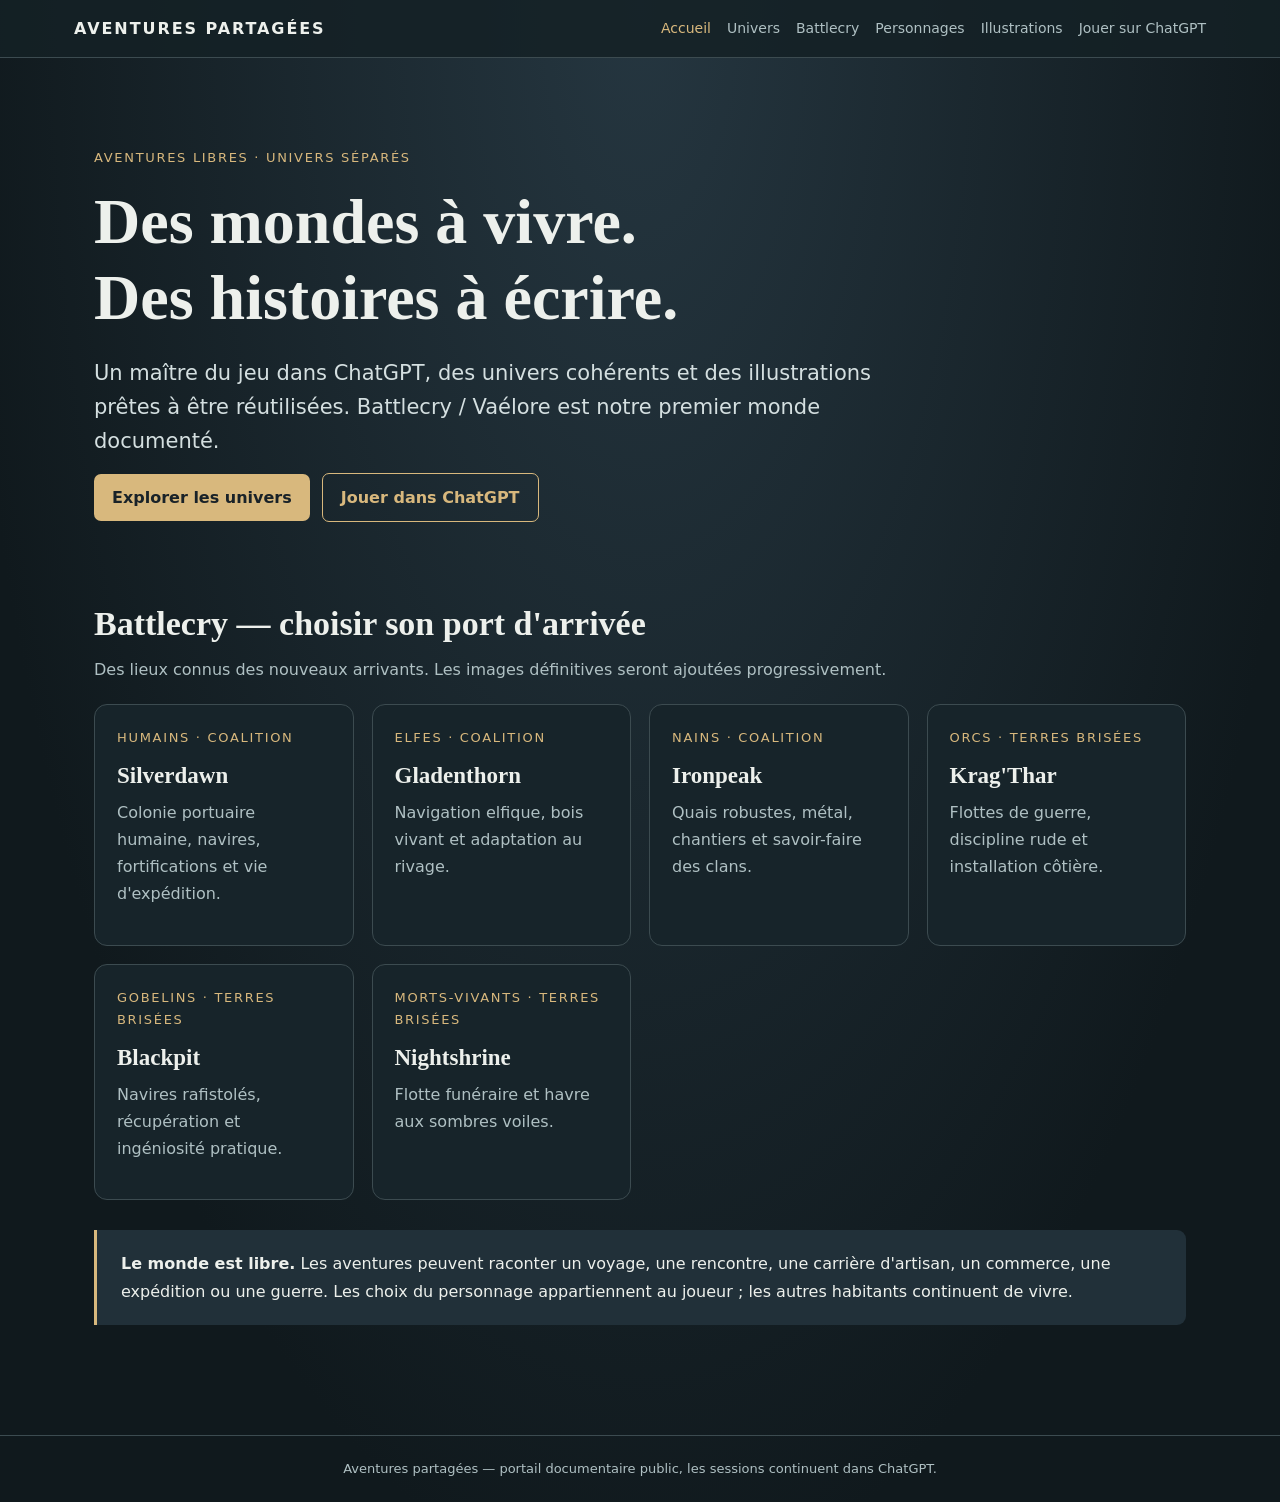
<file: index.html>
<!doctype html><html lang="fr"><head><meta charset="utf-8"><meta name="viewport" content="width=device-width,initial-scale=1"><meta name="description" content="Vaélore, l'univers de Battlecry pour aventures narratives sur ChatGPT."><title>Aventures partagées — Mondes et histoires</title><link rel="stylesheet" href="assets/css/site.css"></head><body>
<header><nav><a class="brand" href="./">AVENTURES PARTAGÉES</a><div class="links"><a href="./" aria-current="page">Accueil</a><a href="univers.html">Univers</a><a href="lore.html">Battlecry</a><a href="heroes.html">Personnages</a><a href="gallery.html">Illustrations</a><a href="guide.html">Jouer sur ChatGPT</a></div></nav></header>
<main><section class="hero"><div class="eyebrow">Aventures libres · Univers séparés</div><h1>Des mondes à vivre.<br>Des histoires à écrire.</h1><p class="lead">Un maître du jeu dans ChatGPT, des univers cohérents et des illustrations prêtes à être réutilisées. Battlecry / Vaélore est notre premier monde documenté.</p><a class="button" href="univers.html">Explorer les univers</a><a class="button outline" href="guide.html">Jouer dans ChatGPT</a></section>
<h2>Battlecry — choisir son port d'arrivée</h2><p class="muted">Des lieux connus des nouveaux arrivants. Les images définitives seront ajoutées progressivement.</p><div class="grid"><article class="card"><div class="tag">Humains · Coalition</div><h3>Silverdawn</h3><p>Colonie portuaire humaine, navires, fortifications et vie d'expédition.</p></article><article class="card"><div class="tag">Elfes · Coalition</div><h3>Gladenthorn</h3><p>Navigation elfique, bois vivant et adaptation au rivage.</p></article><article class="card"><div class="tag">Nains · Coalition</div><h3>Ironpeak</h3><p>Quais robustes, métal, chantiers et savoir-faire des clans.</p></article><article class="card"><div class="tag">Orcs · Terres Brisées</div><h3>Krag'Thar</h3><p>Flottes de guerre, discipline rude et installation côtière.</p></article><article class="card"><div class="tag">Gobelins · Terres Brisées</div><h3>Blackpit</h3><p>Navires rafistolés, récupération et ingéniosité pratique.</p></article><article class="card"><div class="tag">Morts-vivants · Terres Brisées</div><h3>Nightshrine</h3><p>Flotte funéraire et havre aux sombres voiles.</p></article></div>
<section class="notice"><strong>Le monde est libre.</strong> Les aventures peuvent raconter un voyage, une rencontre, une carrière d'artisan, un commerce, une expédition ou une guerre. Les choix du personnage appartiennent au joueur ; les autres habitants continuent de vivre.</section></main><footer>Aventures partagées — portail documentaire public, les sessions continuent dans ChatGPT.</footer></body></html>
</file>
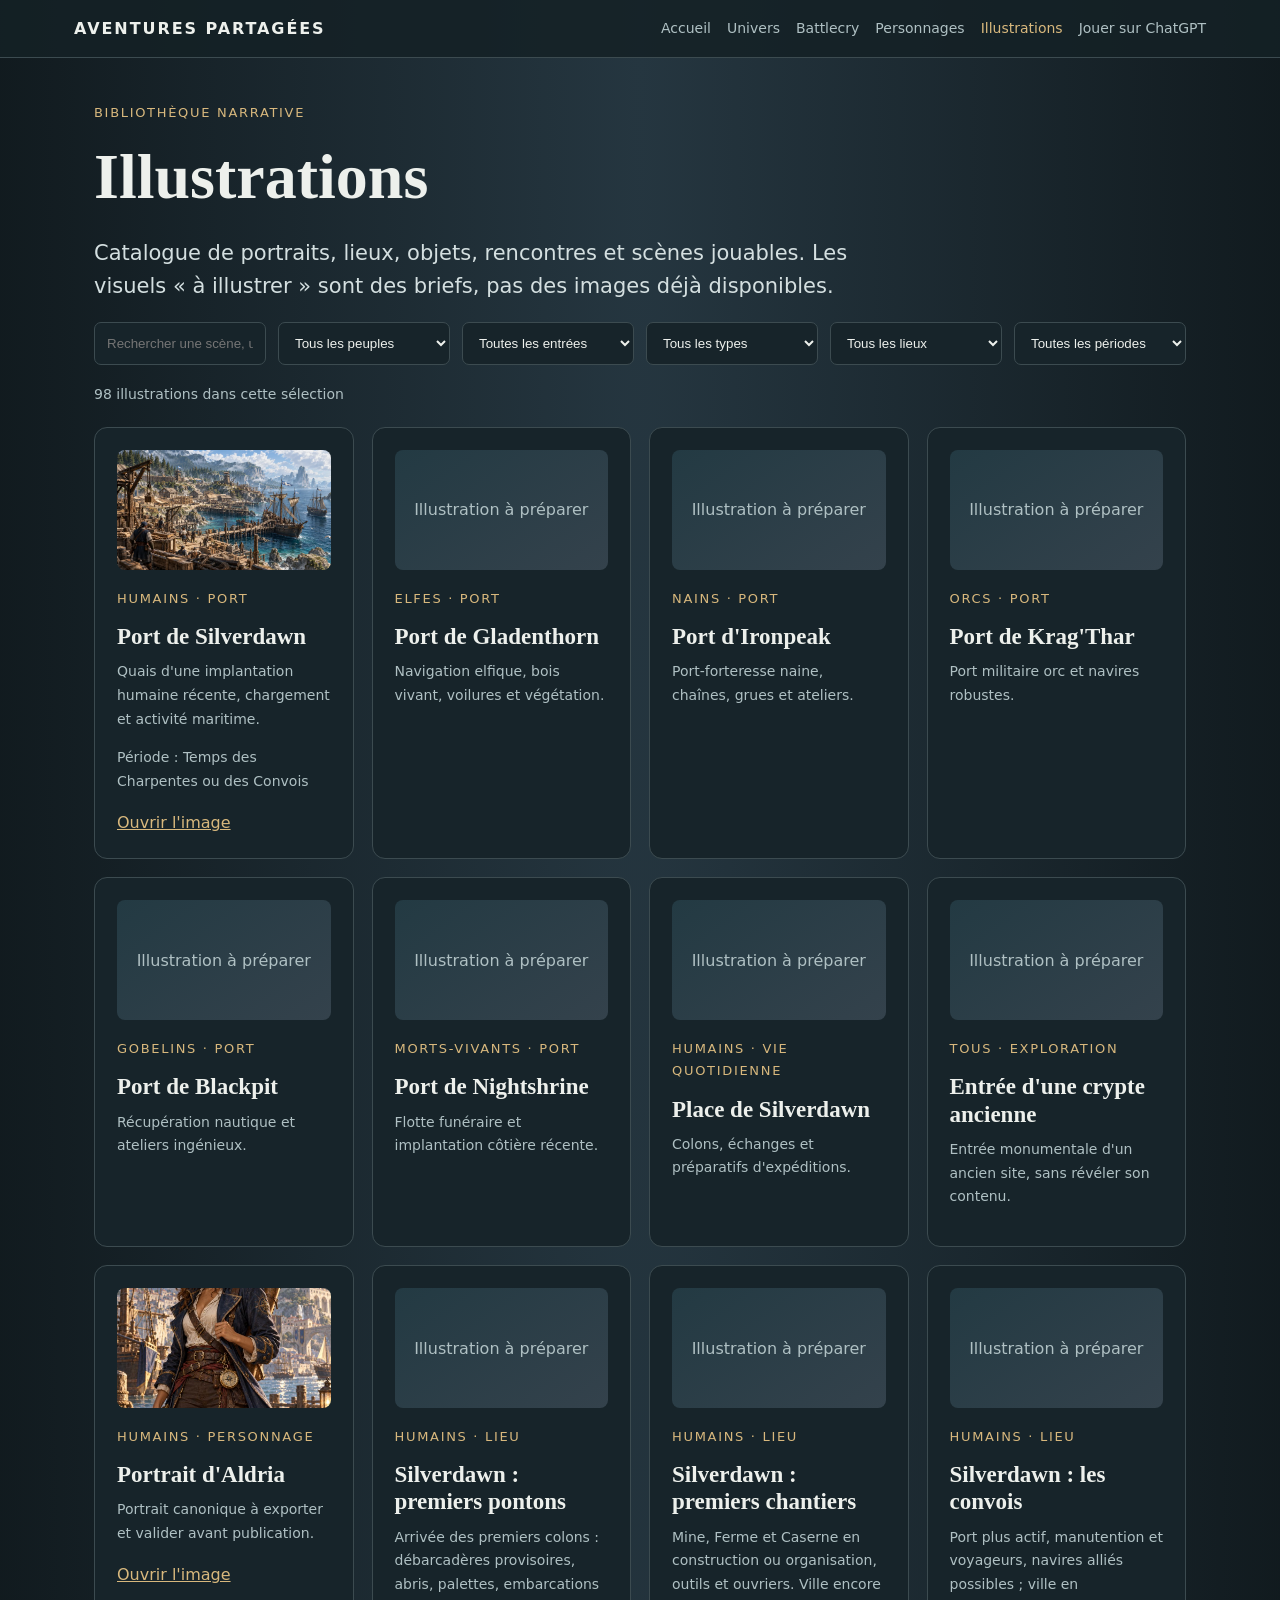
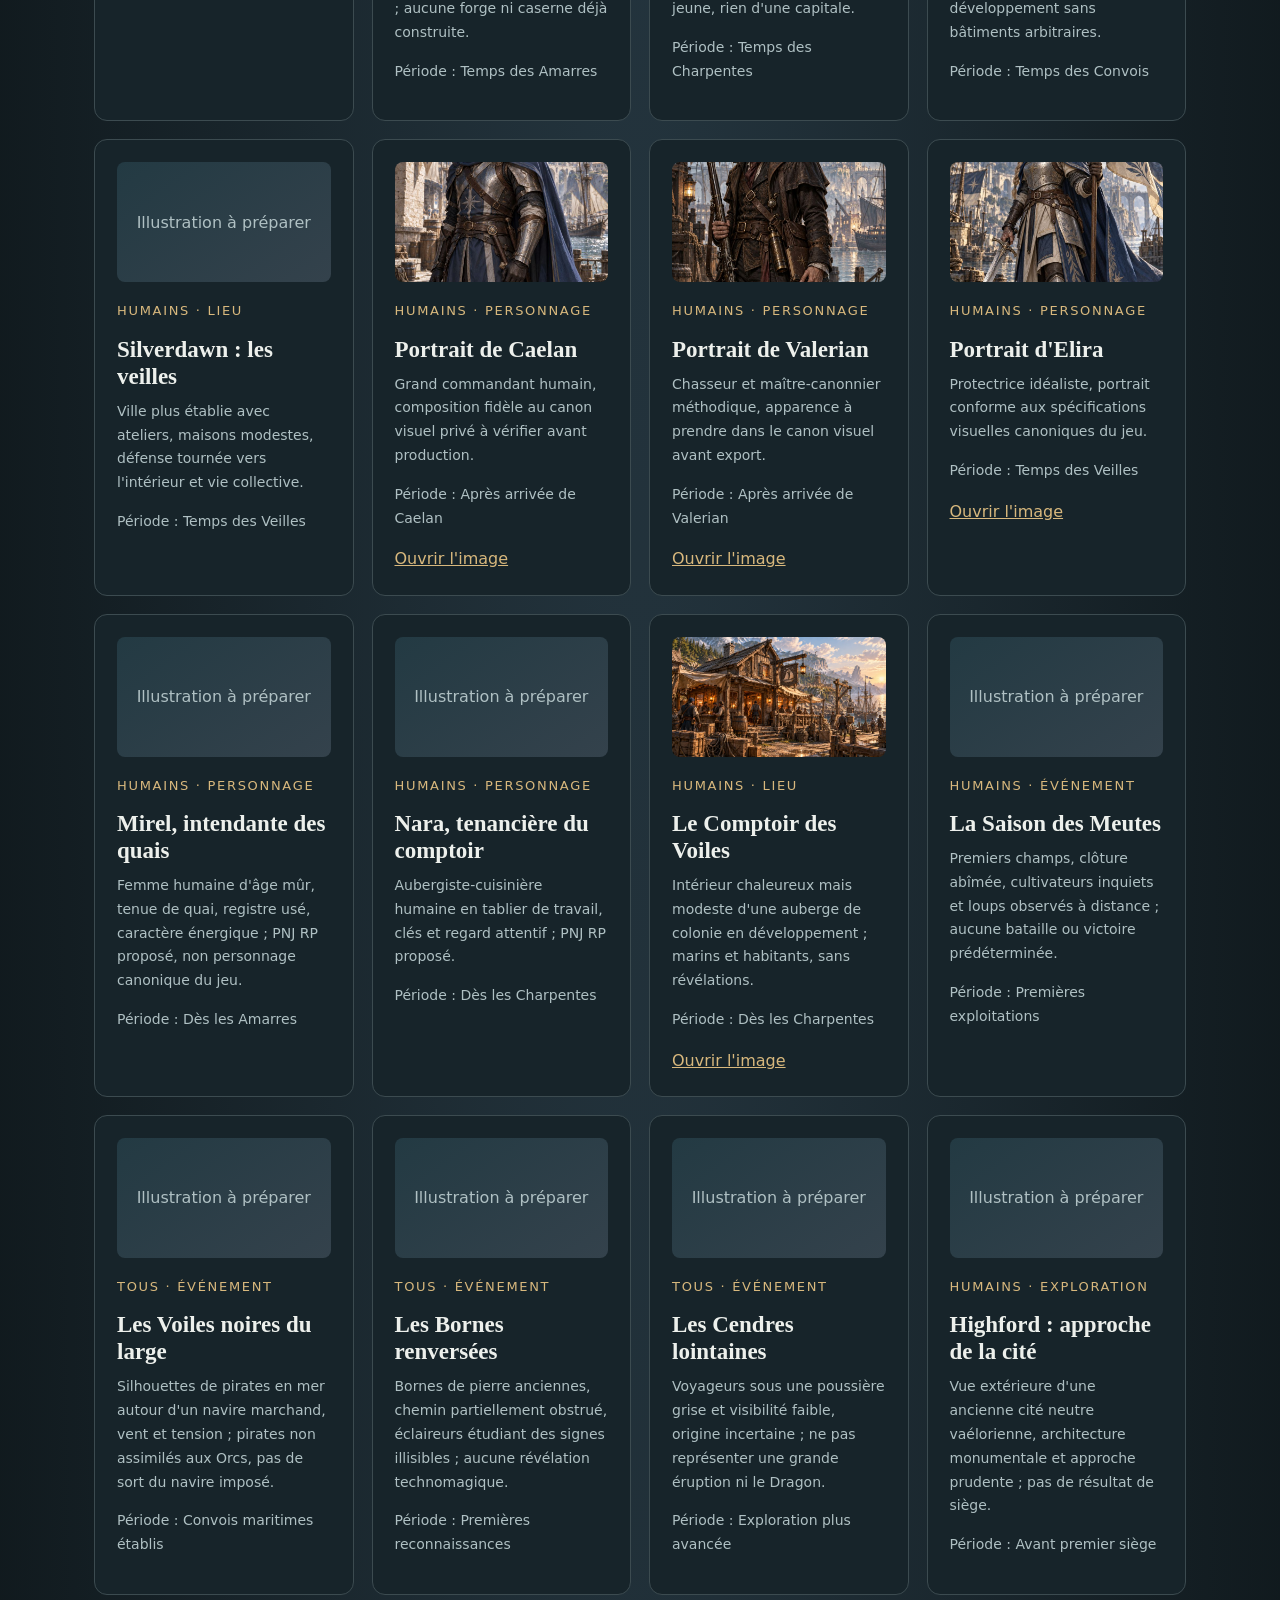
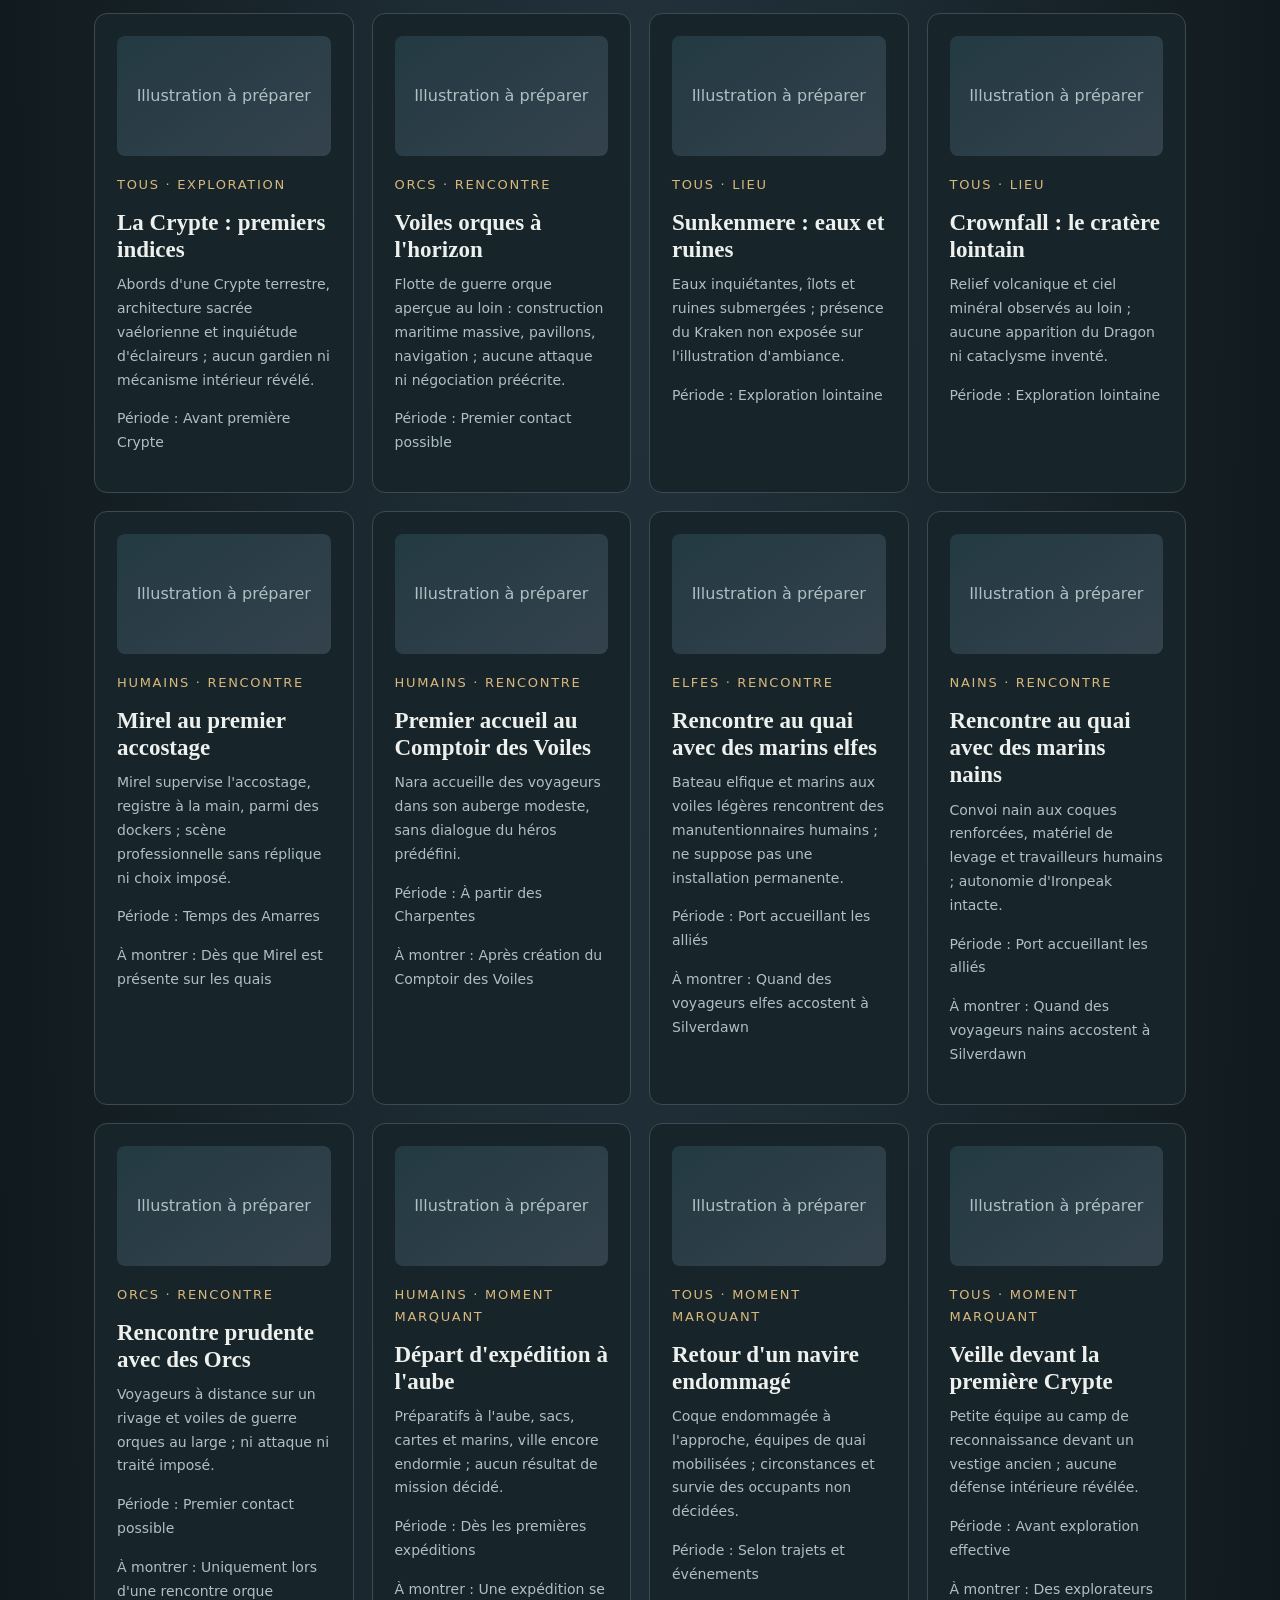
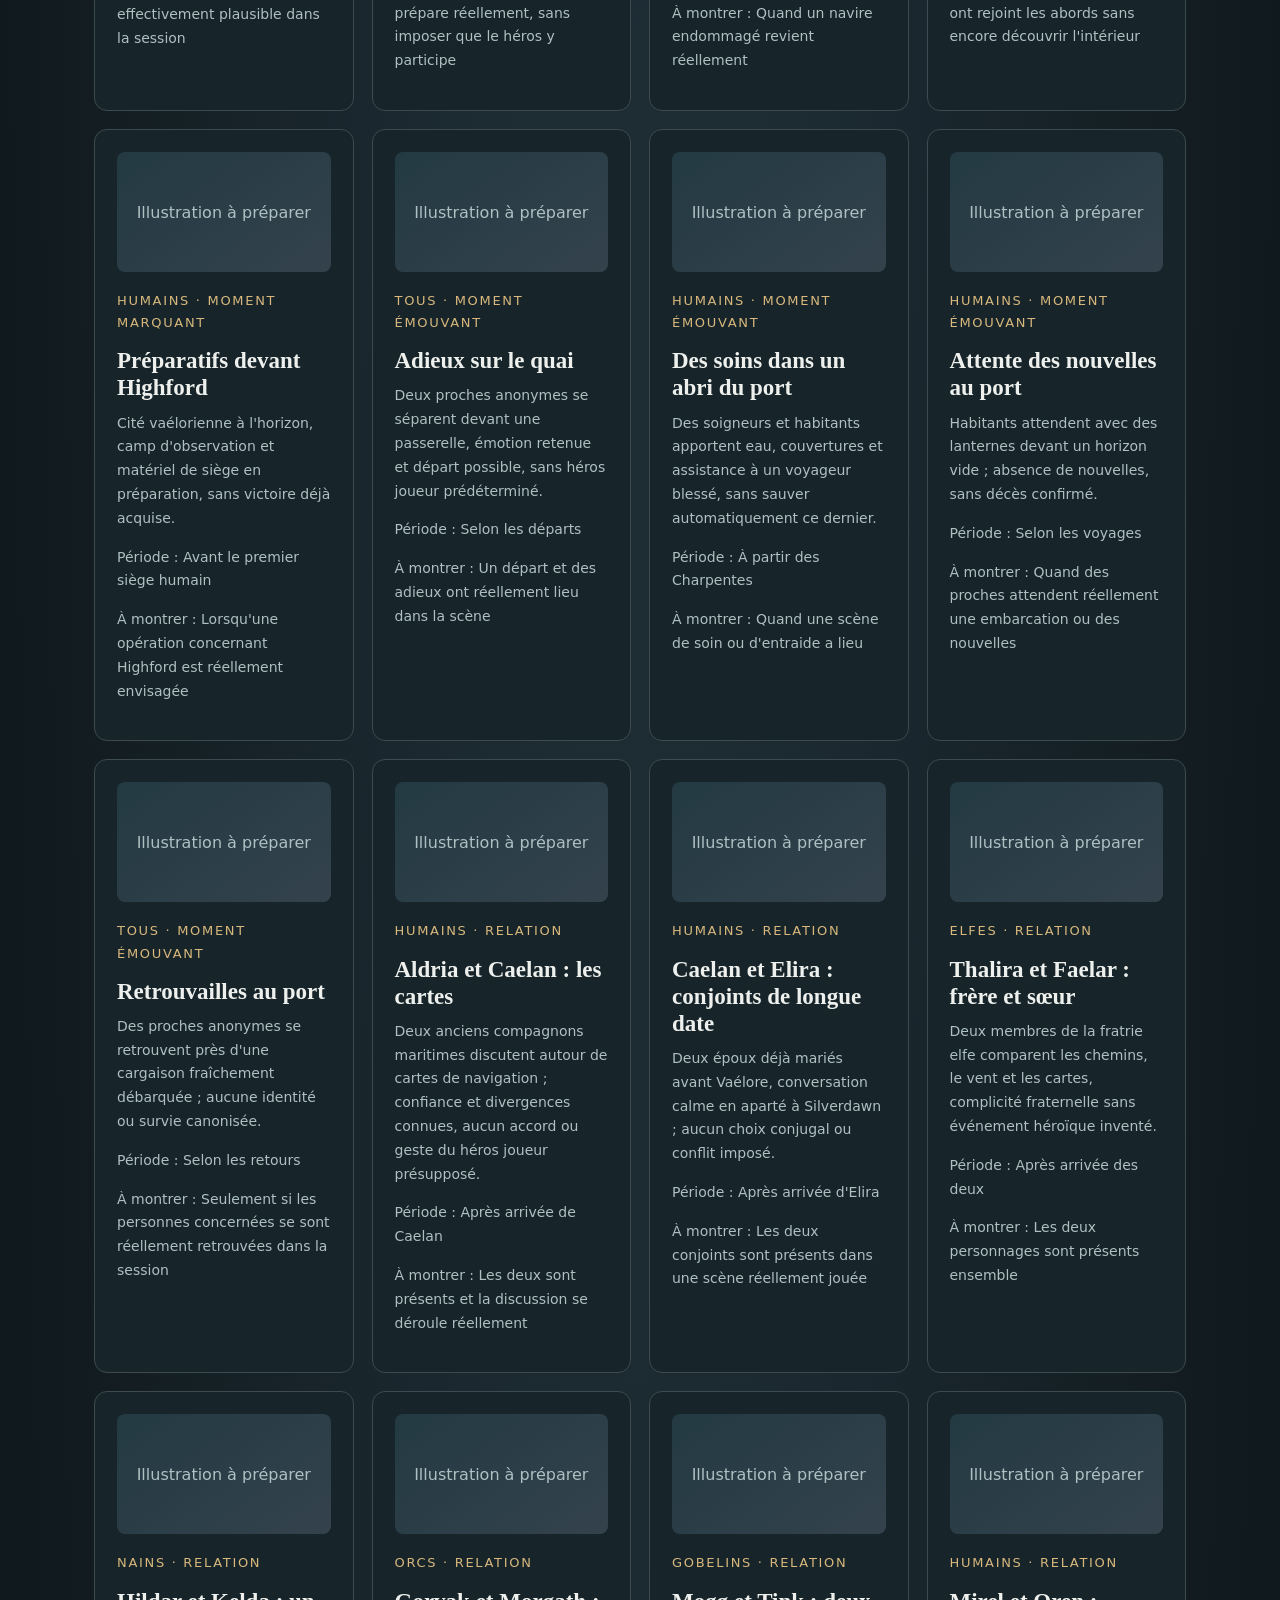
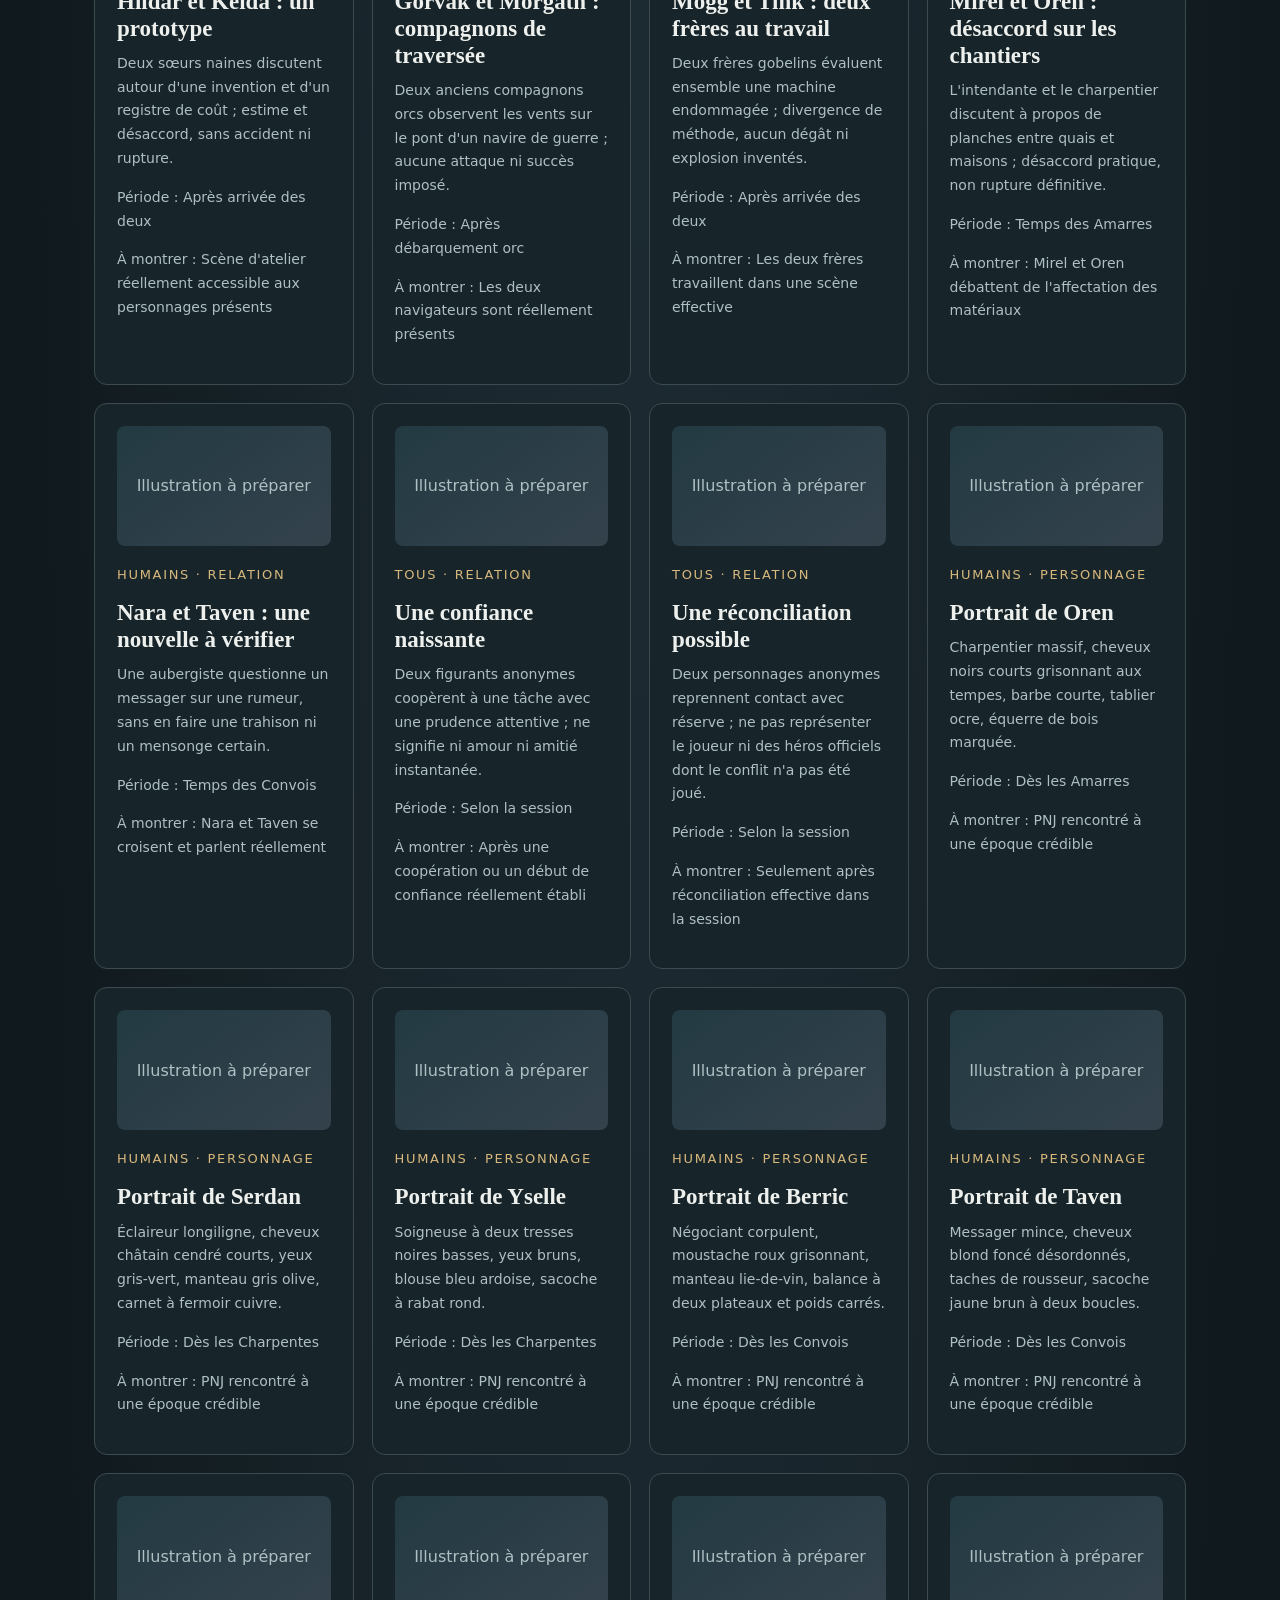
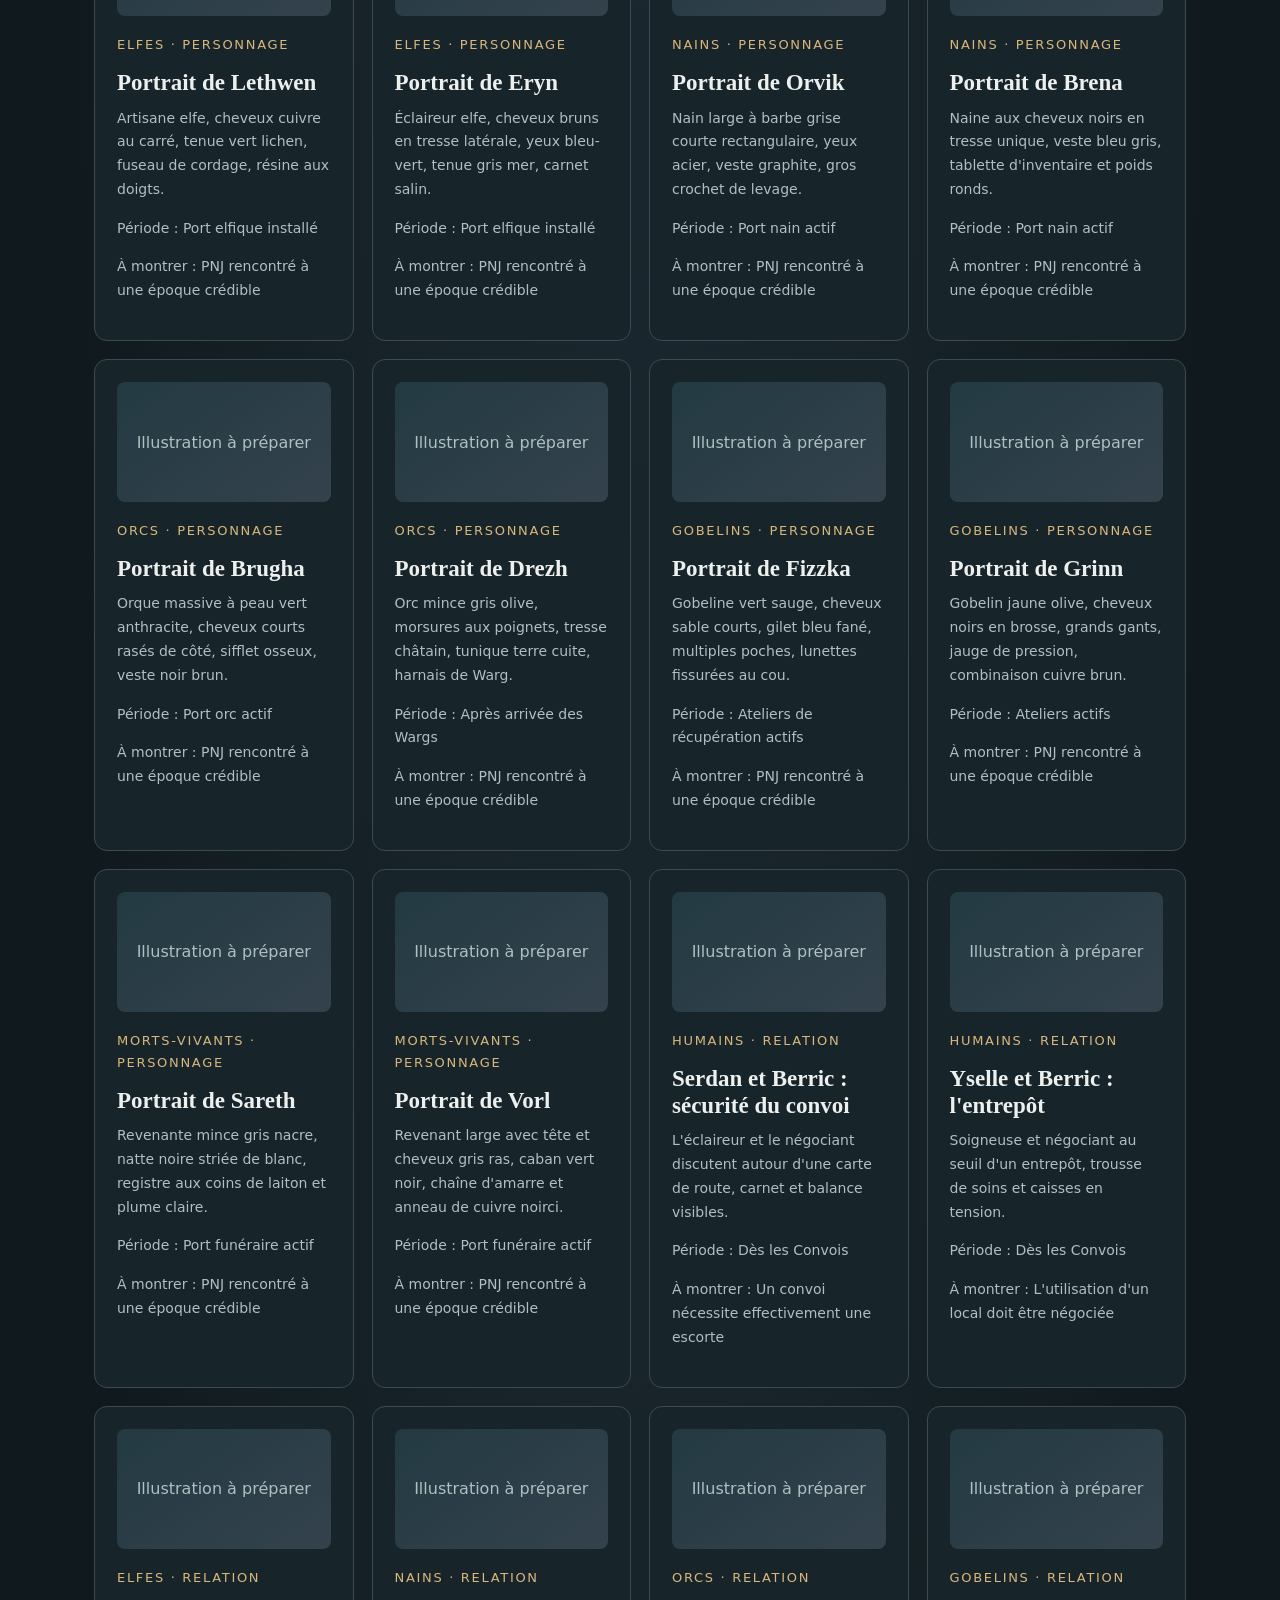
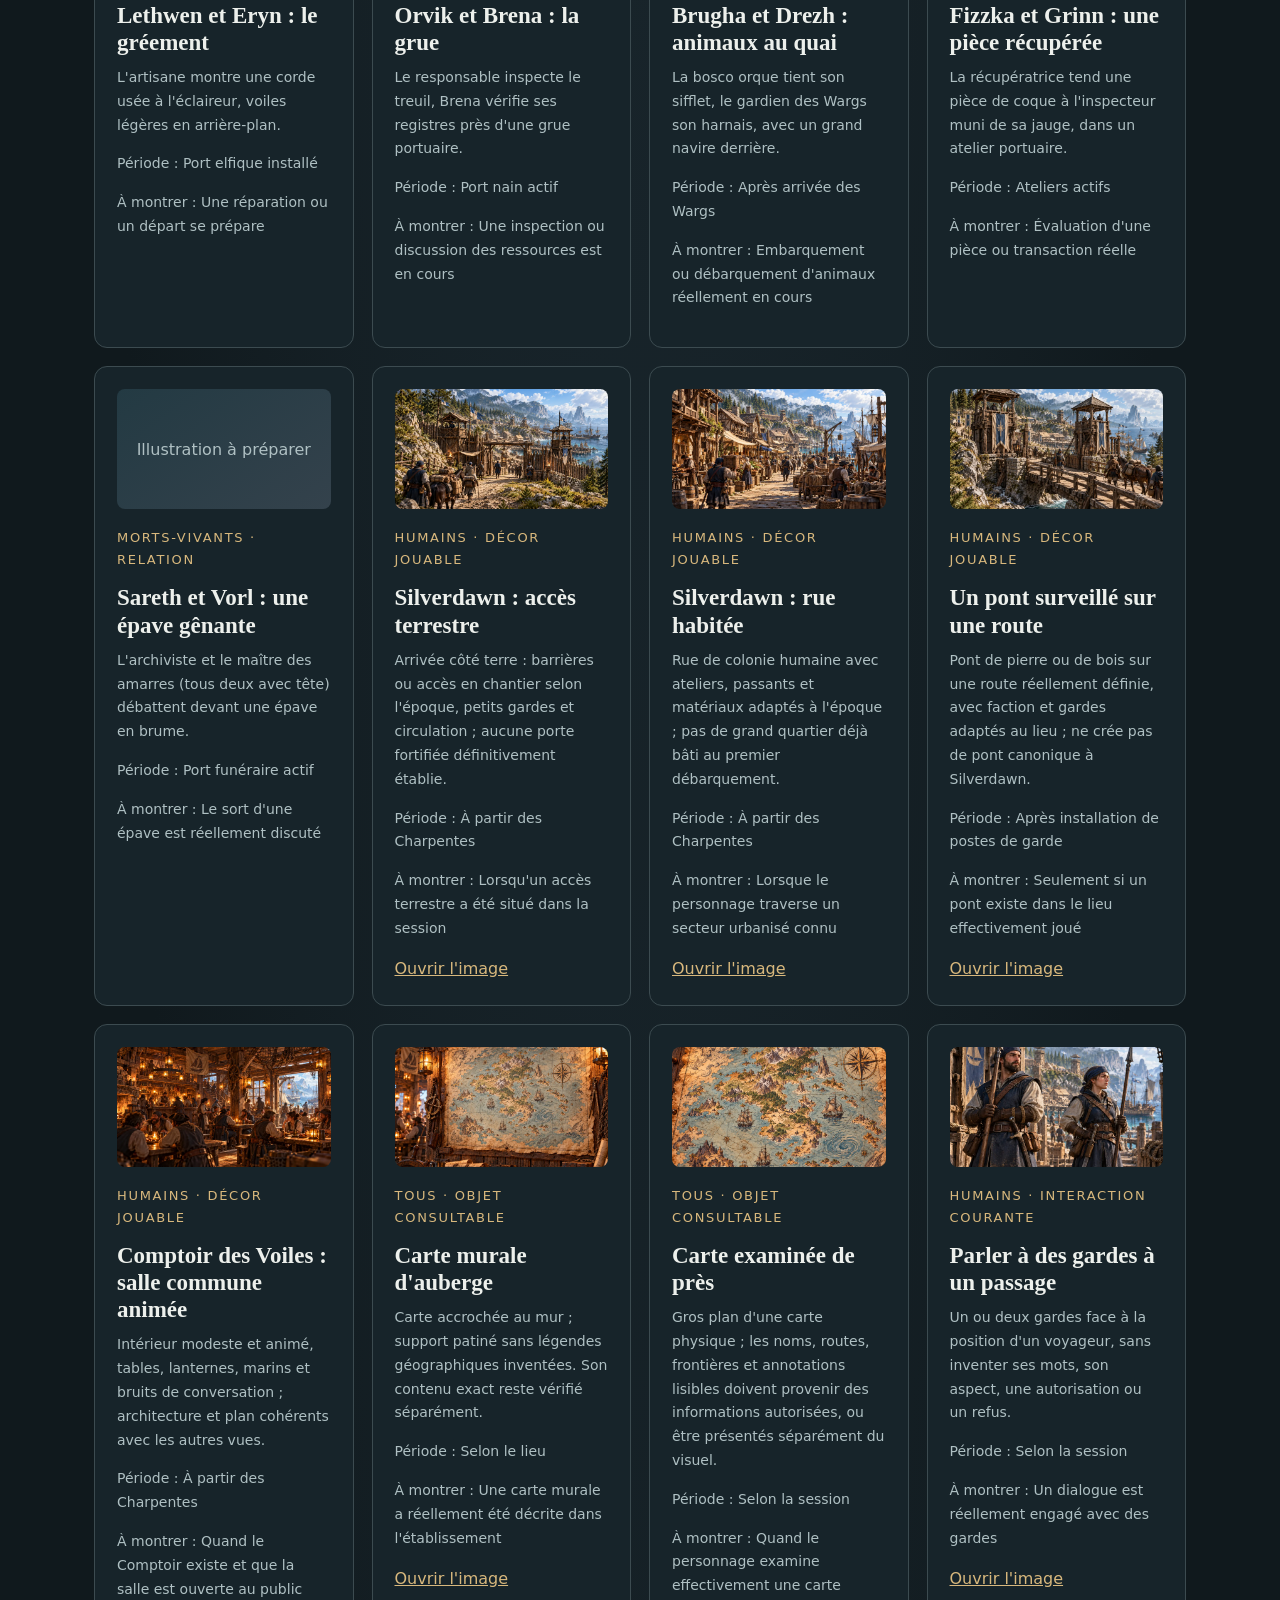
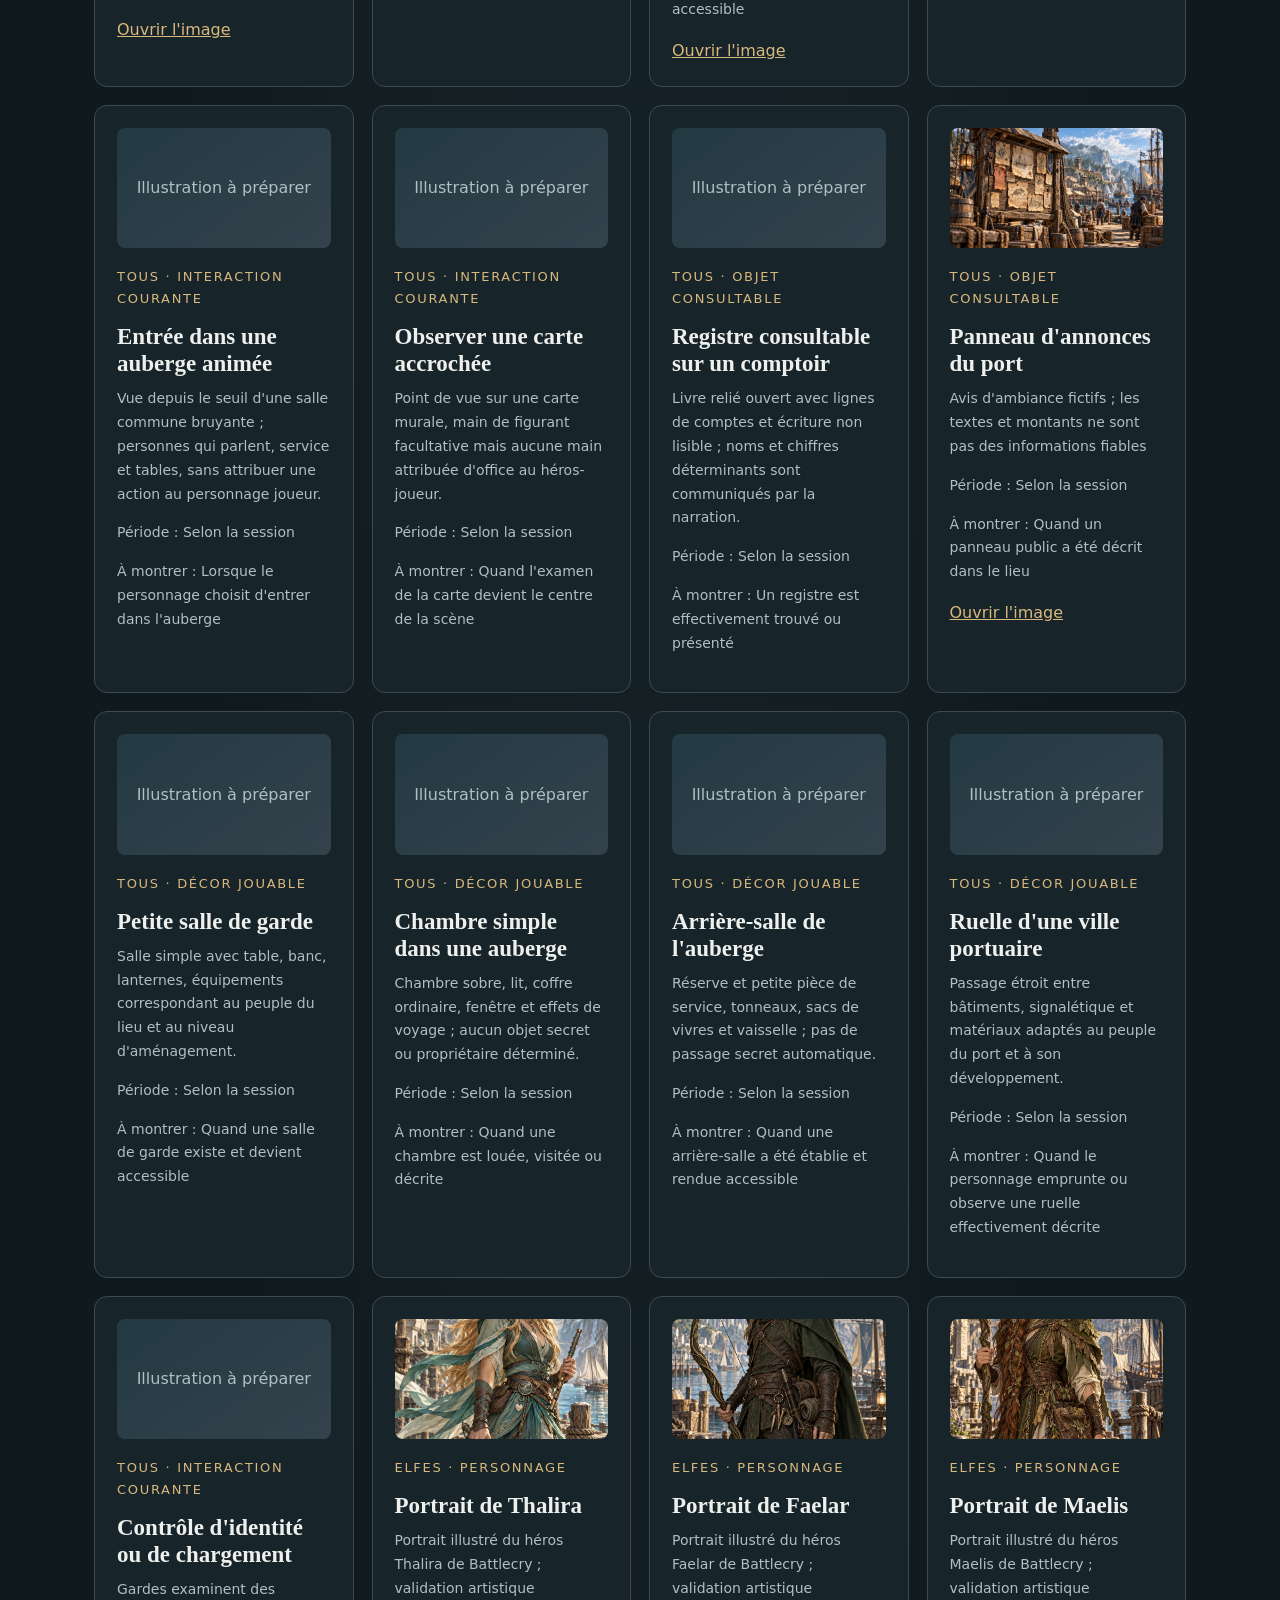
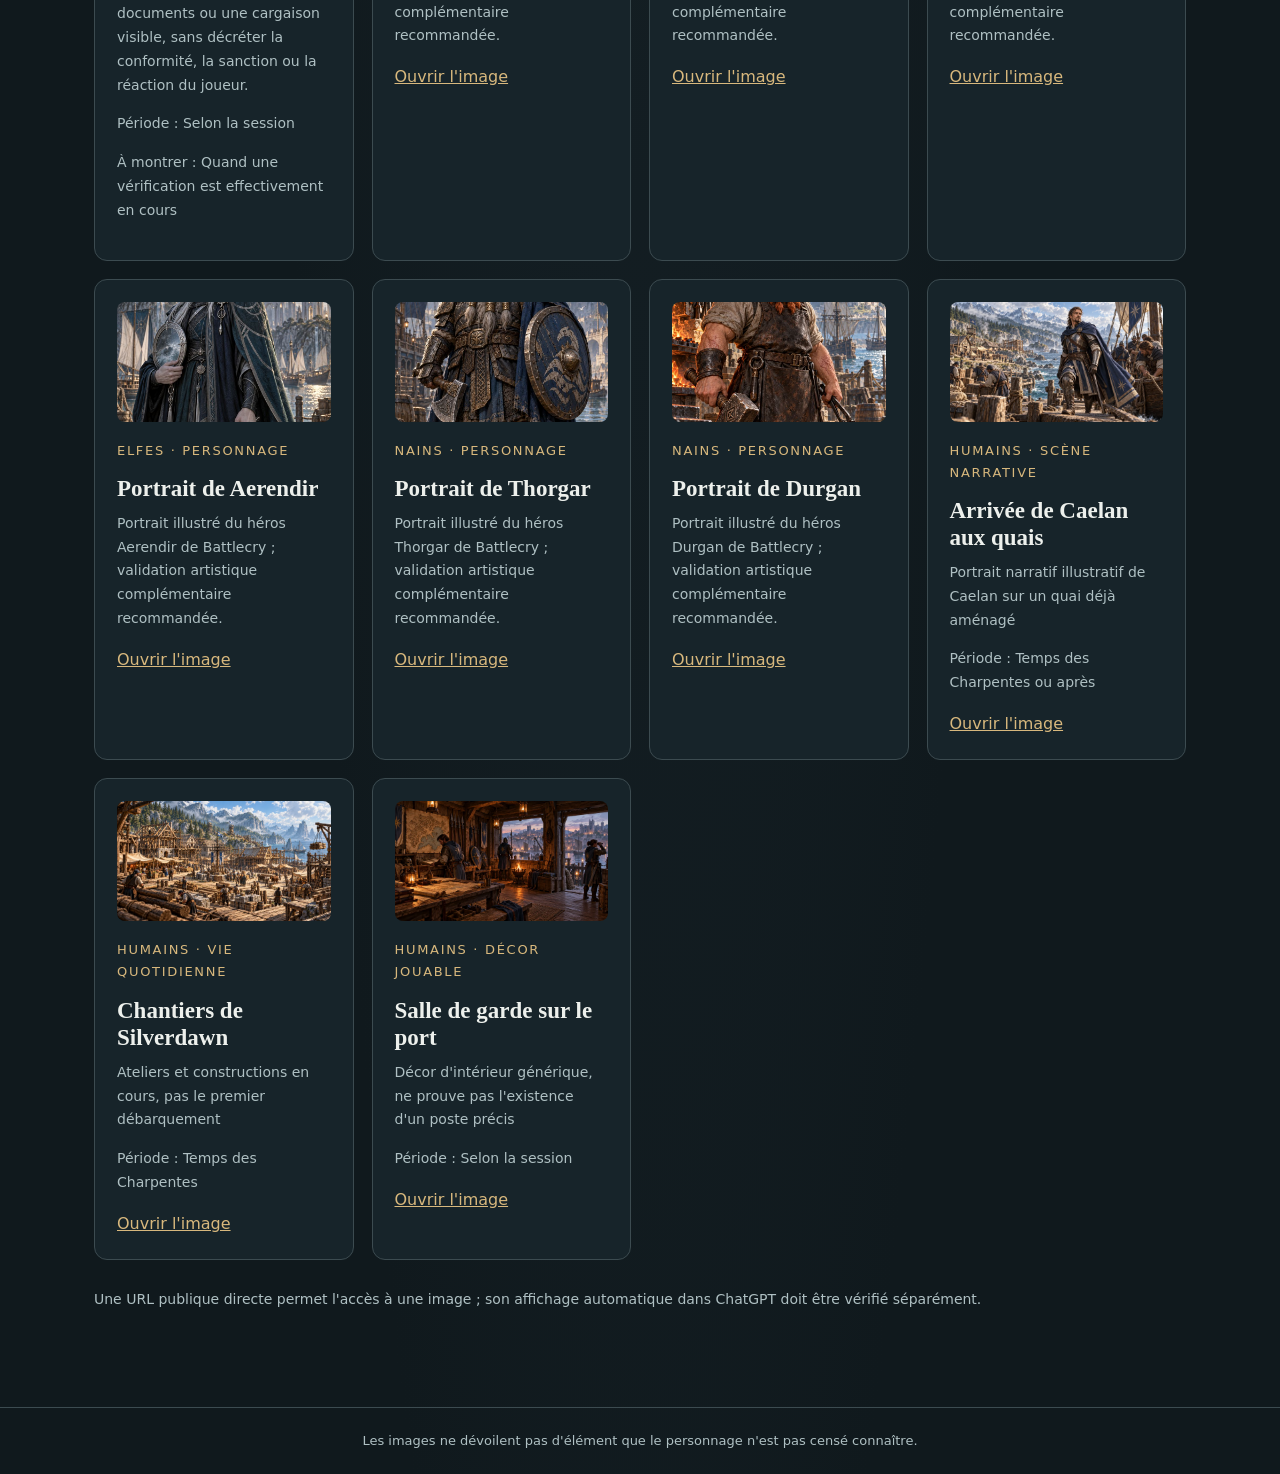
<file: gallery.html>
<!doctype html><html lang="fr"><head><meta charset="utf-8"><meta name="viewport" content="width=device-width,initial-scale=1"><title>Galerie — Battlecry</title><link rel="stylesheet" href="assets/css/site.css"></head><body><header><nav><a class="brand" href="./">AVENTURES PARTAGÉES</a><div class="links"><a href="./">Accueil</a><a href="univers.html">Univers</a><a href="lore.html">Battlecry</a><a href="heroes.html">Personnages</a><a href="gallery.html" aria-current="page">Illustrations</a><a href="guide.html">Jouer sur ChatGPT</a></div></nav></header><main><div class="eyebrow">Bibliothèque narrative</div><h1>Illustrations</h1><p class="lead">Catalogue de portraits, lieux, objets, rencontres et scènes jouables. Les visuels « à illustrer » sont des briefs, pas des images déjà disponibles.</p><div class="toolbar"><input id="search" aria-label="Rechercher une scène" placeholder="Rechercher une scène, un lieu…"><select id="people" aria-label="Peuple"><option value="">Tous les peuples</option></select><select id="status" aria-label="Disponibilité"><option value="">Toutes les entrées</option><option value="ready">Images disponibles</option><option value="planned">À illustrer</option></select><select id="type" aria-label="Type de scène"><option value="">Tous les types</option></select><select id="location" aria-label="Lieu ou ville"><option value="">Tous les lieux</option></select><select id="period" aria-label="Période narrative"><option value="">Toutes les périodes</option></select></div><p id="gallery-count" class="small" aria-live="polite"></p><div id="gallery" class="grid" aria-live="polite"><div class="empty">Chargement du catalogue…</div></div><p class="small">Une URL publique directe permet l'accès à une image ; son affichage automatique dans ChatGPT doit être vérifié séparément.</p></main><footer>Les images ne dévoilent pas d'élément que le personnage n'est pas censé connaître.</footer><script src="assets/js/gallery.js" defer></script></body></html>
</file>
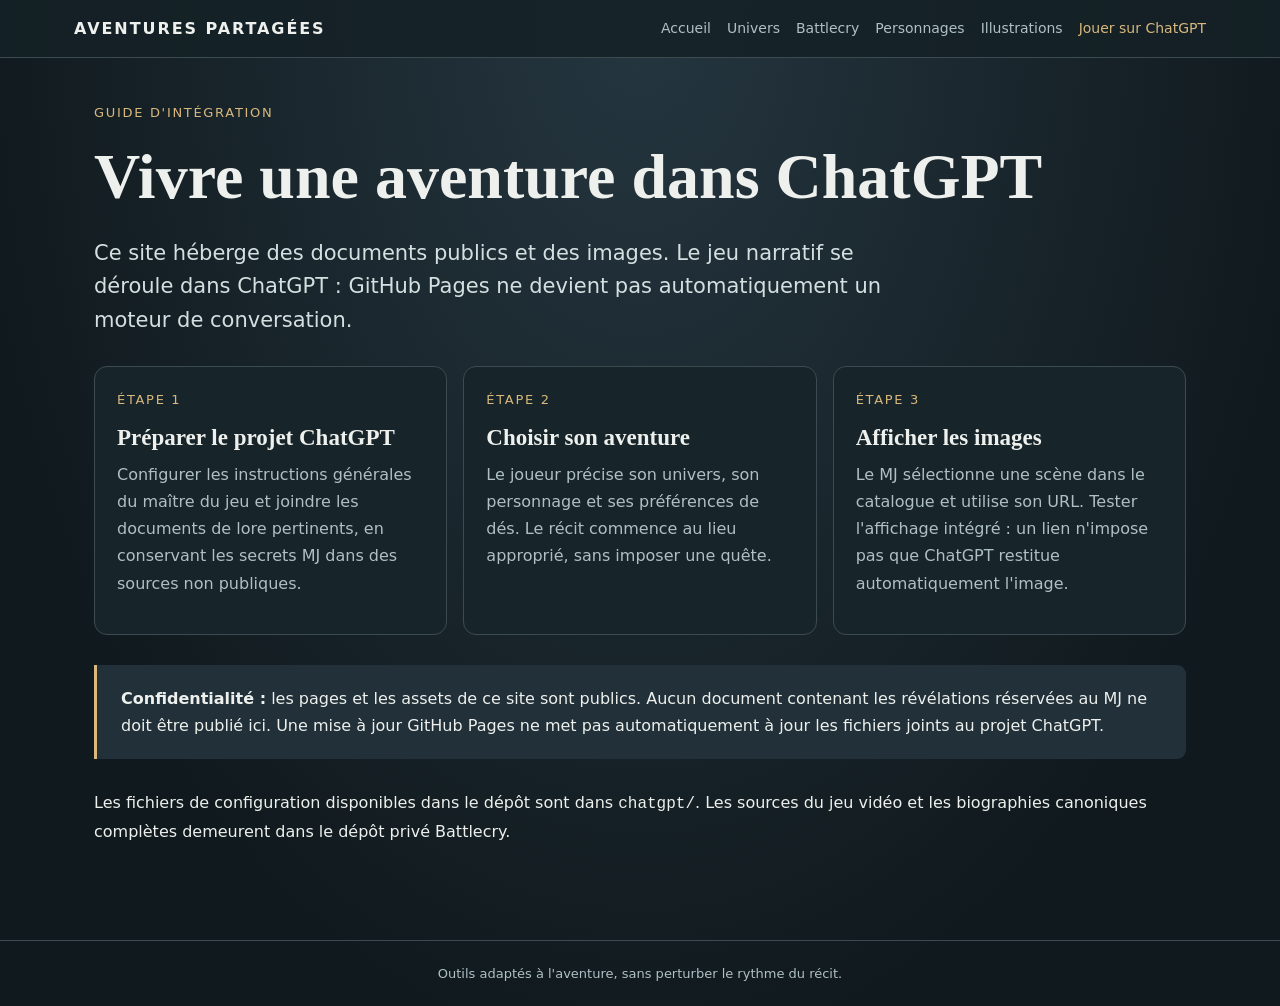
<file: guide.html>
<!doctype html><html lang="fr"><head><meta charset="utf-8"><meta name="viewport" content="width=device-width,initial-scale=1"><title>Jouer avec ChatGPT — Battlecry</title><link rel="stylesheet" href="assets/css/site.css"></head><body><header><nav><a class="brand" href="./">AVENTURES PARTAGÉES</a><div class="links"><a href="./">Accueil</a><a href="univers.html">Univers</a><a href="lore.html">Battlecry</a><a href="heroes.html">Personnages</a><a href="gallery.html">Illustrations</a><a href="guide.html" aria-current="page">Jouer sur ChatGPT</a></div></nav></header><main><div class="eyebrow">Guide d'intégration</div><h1>Vivre une aventure dans ChatGPT</h1><p class="lead">Ce site héberge des documents publics et des images. Le jeu narratif se déroule dans ChatGPT : GitHub Pages ne devient pas automatiquement un moteur de conversation.</p><section class="flow"><article class="card"><div class="pill">Étape 1</div><h3>Préparer le projet ChatGPT</h3><p>Configurer les instructions générales du maître du jeu et joindre les documents de lore pertinents, en conservant les secrets MJ dans des sources non publiques.</p></article><article class="card"><div class="pill">Étape 2</div><h3>Choisir son aventure</h3><p>Le joueur précise son univers, son personnage et ses préférences de dés. Le récit commence au lieu approprié, sans imposer une quête.</p></article><article class="card"><div class="pill">Étape 3</div><h3>Afficher les images</h3><p>Le MJ sélectionne une scène dans le catalogue et utilise son URL. Tester l'affichage intégré : un lien n'impose pas que ChatGPT restitue automatiquement l'image.</p></article></section><div class="notice"><strong>Confidentialité :</strong> les pages et les assets de ce site sont publics. Aucun document contenant les révélations réservées au MJ ne doit être publié ici. Une mise à jour GitHub Pages ne met pas automatiquement à jour les fichiers joints au projet ChatGPT.</div><p>Les fichiers de configuration disponibles dans le dépôt sont dans <code>chatgpt/</code>. Les sources du jeu vidéo et les biographies canoniques complètes demeurent dans le dépôt privé Battlecry.</p></main><footer>Outils adaptés à l'aventure, sans perturber le rythme du récit.</footer></body></html>
</file>
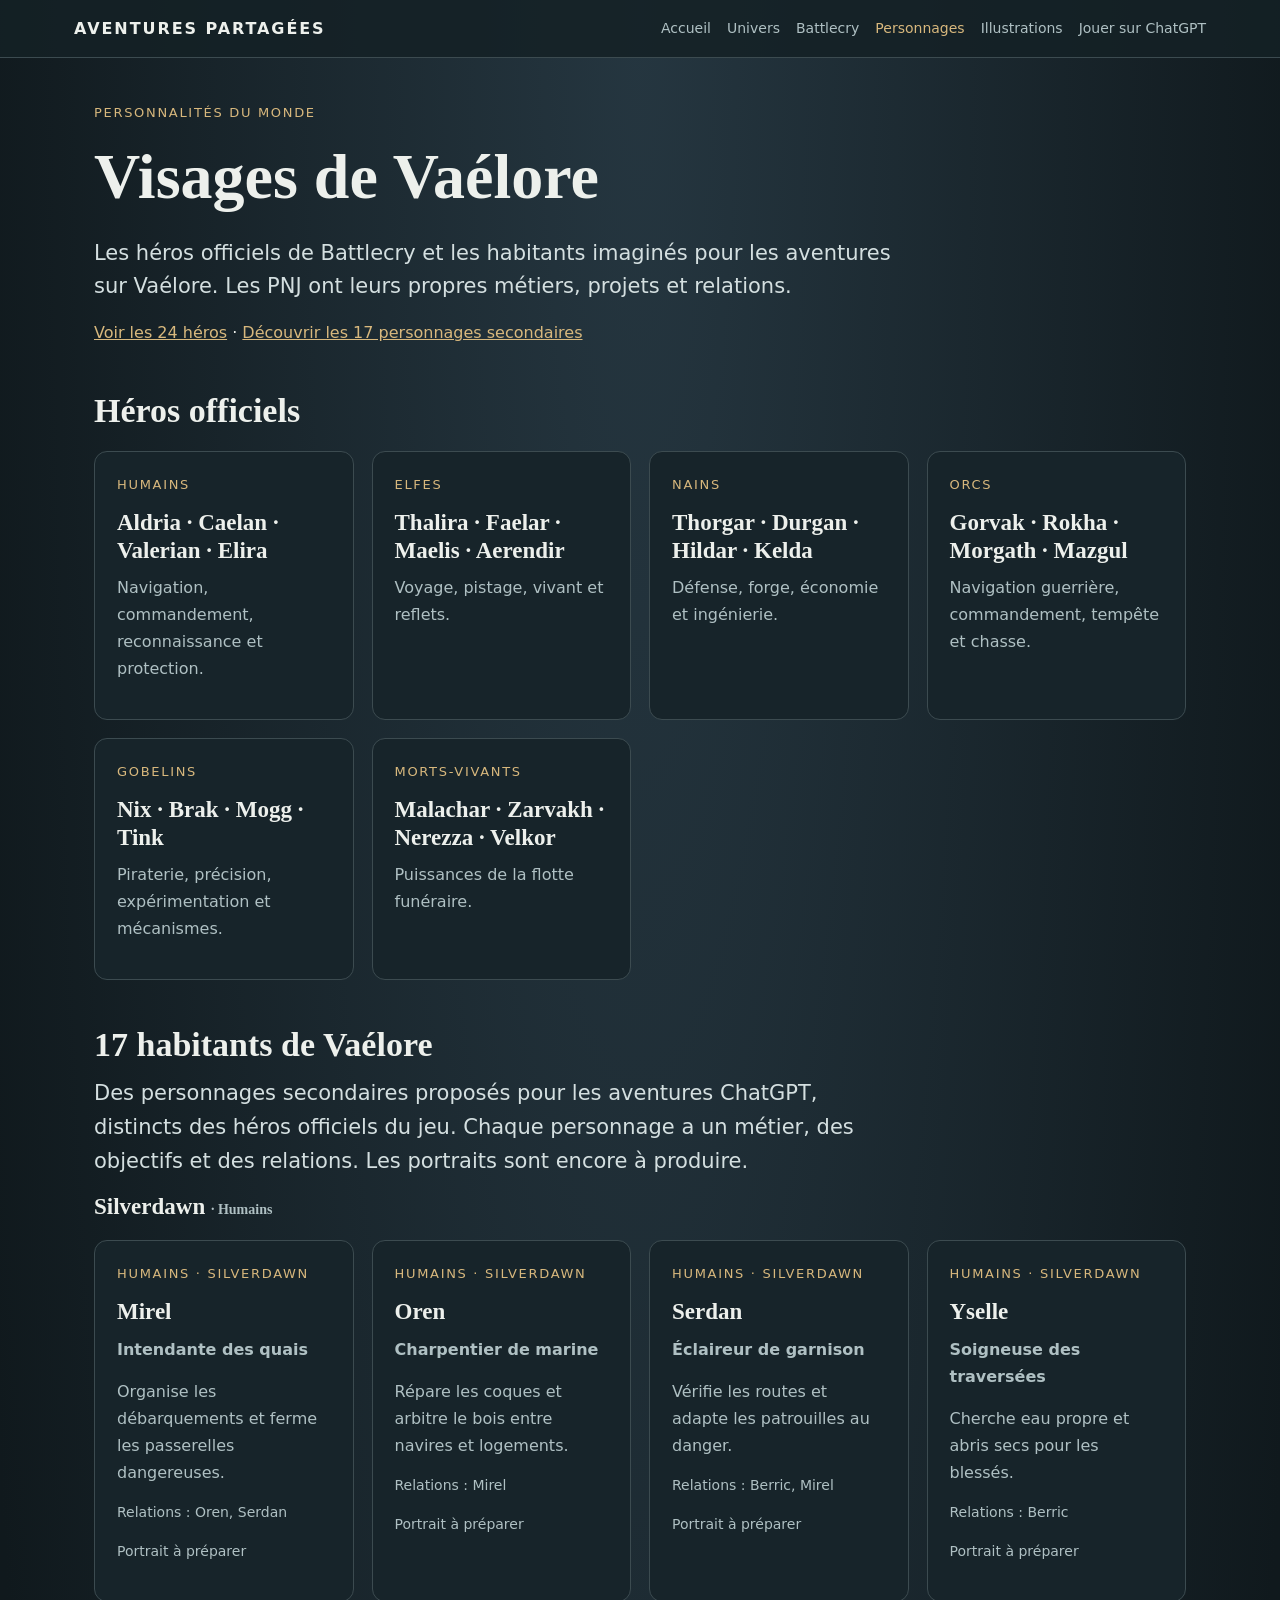
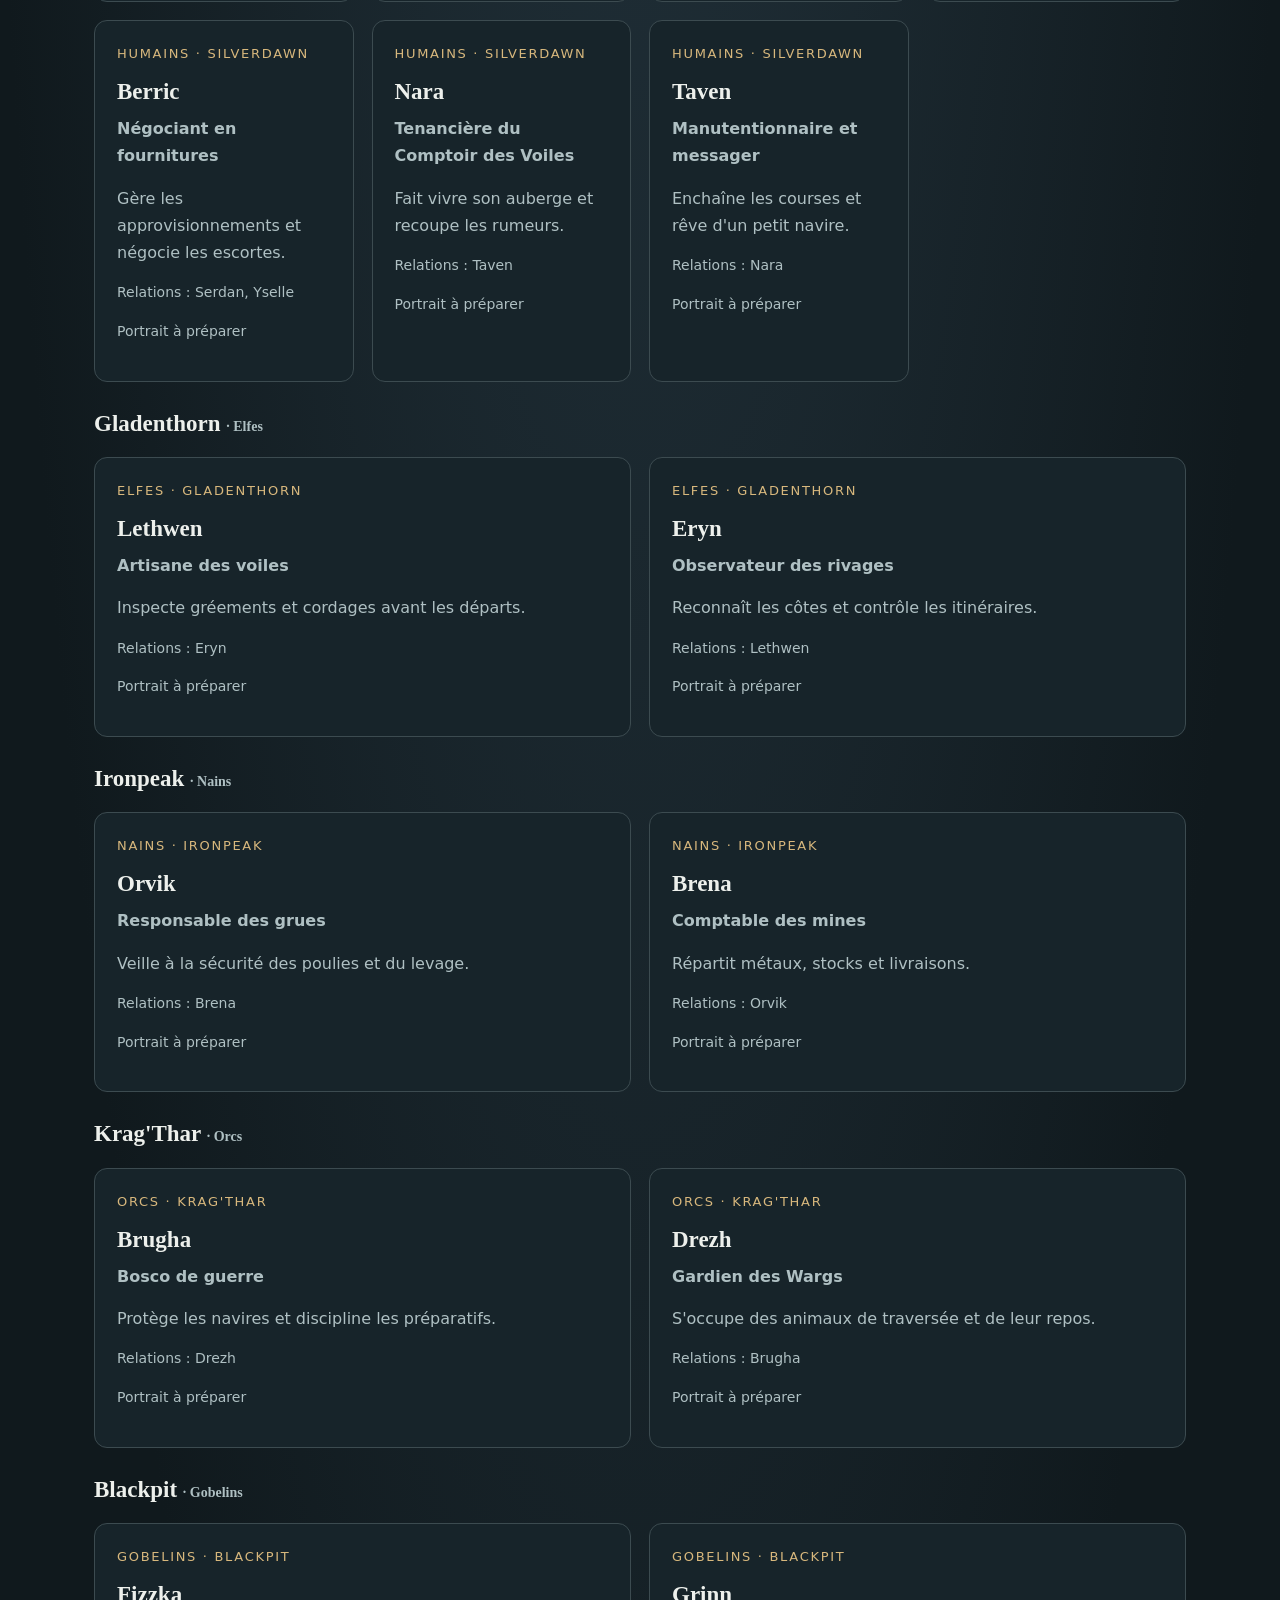
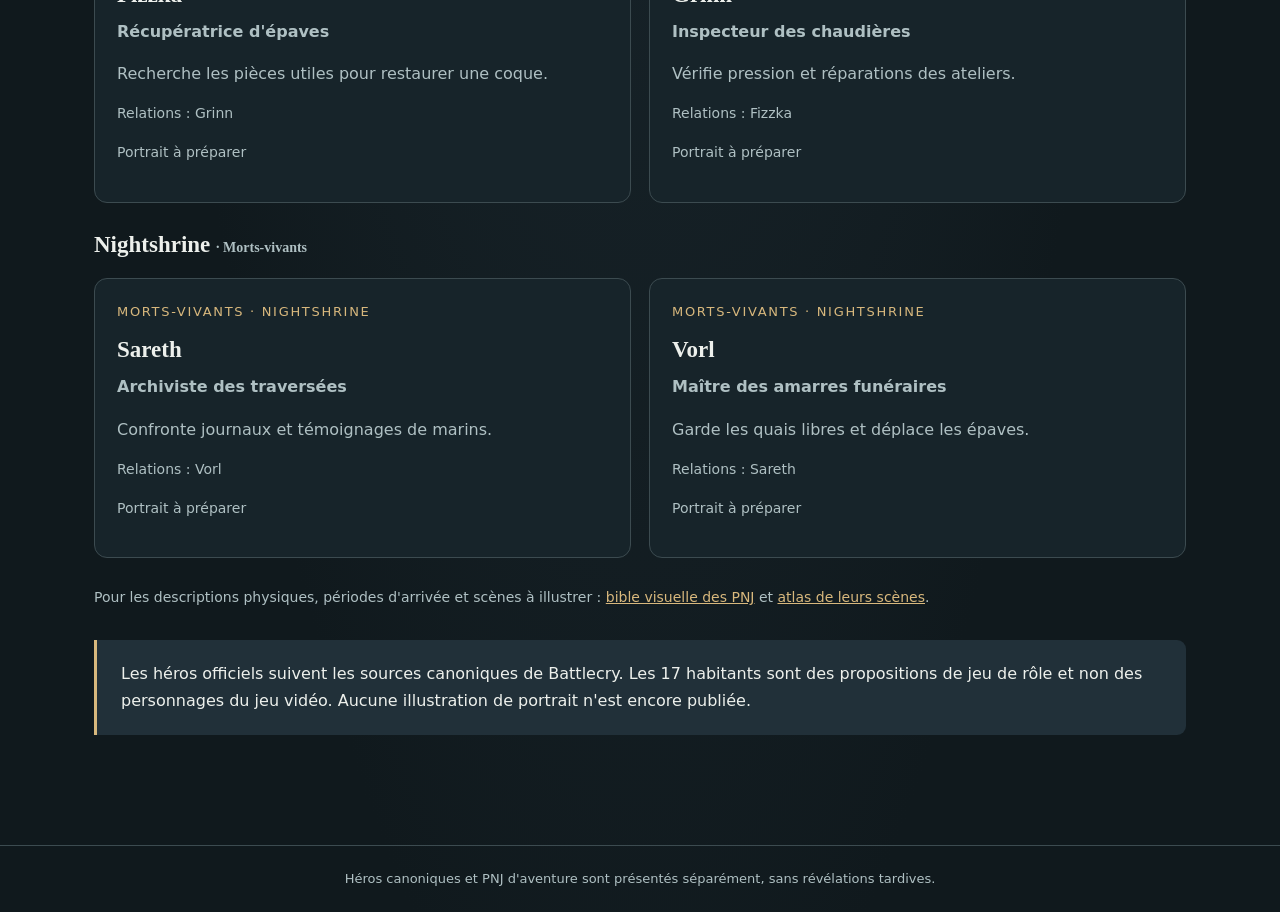
<file: heroes.html>
<!doctype html><html lang="fr"><head><meta charset="utf-8"><meta name="viewport" content="width=device-width,initial-scale=1"><title>Personnages — Battlecry</title><link rel="stylesheet" href="assets/css/site.css"></head><body><header><nav><a class="brand" href="./">AVENTURES PARTAGÉES</a><div class="links"><a href="./">Accueil</a><a href="univers.html">Univers</a><a href="lore.html">Battlecry</a><a href="heroes.html" aria-current="page">Personnages</a><a href="gallery.html">Illustrations</a><a href="guide.html">Jouer sur ChatGPT</a></div></nav></header><main><div class="eyebrow">Personnalités du monde</div><h1>Visages de Vaélore</h1><p class="lead">Les héros officiels de Battlecry et les habitants imaginés pour les aventures sur Vaélore. Les PNJ ont leurs propres métiers, projets et relations.</p><p><a href="#heros">Voir les 24 héros</a> · <a href="#habitants">Découvrir les 17 personnages secondaires</a></p><h2 id="heros">Héros officiels</h2><div class="grid"><article class="card"><div class="tag">Humains</div><h3>Aldria · Caelan · Valerian · Elira</h3><p>Navigation, commandement, reconnaissance et protection.</p></article><article class="card"><div class="tag">Elfes</div><h3>Thalira · Faelar · Maelis · Aerendir</h3><p>Voyage, pistage, vivant et reflets.</p></article><article class="card"><div class="tag">Nains</div><h3>Thorgar · Durgan · Hildar · Kelda</h3><p>Défense, forge, économie et ingénierie.</p></article><article class="card"><div class="tag">Orcs</div><h3>Gorvak · Rokha · Morgath · Mazgul</h3><p>Navigation guerrière, commandement, tempête et chasse.</p></article><article class="card"><div class="tag">Gobelins</div><h3>Nix · Brak · Mogg · Tink</h3><p>Piraterie, précision, expérimentation et mécanismes.</p></article><article class="card"><div class="tag">Morts-vivants</div><h3>Malachar · Zarvakh · Nerezza · Velkor</h3><p>Puissances de la flotte funéraire.</p></article></div><section id="habitants"><h2>17 habitants de Vaélore</h2><p class="lead">Des personnages secondaires proposés pour les aventures ChatGPT, distincts des héros officiels du jeu. Chaque personnage a un métier, des objectifs et des relations. Les portraits sont encore à produire.</p><section id="silverdawn" aria-label="Silverdawn"><h3>Silverdawn <span class="small">· Humains</span></h3><div class="grid"><article class="card" id="pnj-mirel"><div class="tag">Humains · Silverdawn</div><h3>Mirel</h3><p><strong>Intendante des quais</strong></p><p>Organise les débarquements et ferme les passerelles dangereuses.</p><p class="small">Relations : Oren, Serdan</p><p class="small">Portrait à préparer</p></article><article class="card" id="pnj-oren"><div class="tag">Humains · Silverdawn</div><h3>Oren</h3><p><strong>Charpentier de marine</strong></p><p>Répare les coques et arbitre le bois entre navires et logements.</p><p class="small">Relations : Mirel</p><p class="small">Portrait à préparer</p></article><article class="card" id="pnj-serdan"><div class="tag">Humains · Silverdawn</div><h3>Serdan</h3><p><strong>Éclaireur de garnison</strong></p><p>Vérifie les routes et adapte les patrouilles au danger.</p><p class="small">Relations : Berric, Mirel</p><p class="small">Portrait à préparer</p></article><article class="card" id="pnj-yselle"><div class="tag">Humains · Silverdawn</div><h3>Yselle</h3><p><strong>Soigneuse des traversées</strong></p><p>Cherche eau propre et abris secs pour les blessés.</p><p class="small">Relations : Berric</p><p class="small">Portrait à préparer</p></article><article class="card" id="pnj-berric"><div class="tag">Humains · Silverdawn</div><h3>Berric</h3><p><strong>Négociant en fournitures</strong></p><p>Gère les approvisionnements et négocie les escortes.</p><p class="small">Relations : Serdan, Yselle</p><p class="small">Portrait à préparer</p></article><article class="card" id="pnj-nara"><div class="tag">Humains · Silverdawn</div><h3>Nara</h3><p><strong>Tenancière du Comptoir des Voiles</strong></p><p>Fait vivre son auberge et recoupe les rumeurs.</p><p class="small">Relations : Taven</p><p class="small">Portrait à préparer</p></article><article class="card" id="pnj-taven"><div class="tag">Humains · Silverdawn</div><h3>Taven</h3><p><strong>Manutentionnaire et messager</strong></p><p>Enchaîne les courses et rêve d'un petit navire.</p><p class="small">Relations : Nara</p><p class="small">Portrait à préparer</p></article></div></section><section id="gladenthorn" aria-label="Gladenthorn"><h3>Gladenthorn <span class="small">· Elfes</span></h3><div class="grid"><article class="card" id="pnj-lethwen"><div class="tag">Elfes · Gladenthorn</div><h3>Lethwen</h3><p><strong>Artisane des voiles</strong></p><p>Inspecte gréements et cordages avant les départs.</p><p class="small">Relations : Eryn</p><p class="small">Portrait à préparer</p></article><article class="card" id="pnj-eryn"><div class="tag">Elfes · Gladenthorn</div><h3>Eryn</h3><p><strong>Observateur des rivages</strong></p><p>Reconnaît les côtes et contrôle les itinéraires.</p><p class="small">Relations : Lethwen</p><p class="small">Portrait à préparer</p></article></div></section><section id="ironpeak" aria-label="Ironpeak"><h3>Ironpeak <span class="small">· Nains</span></h3><div class="grid"><article class="card" id="pnj-orvik"><div class="tag">Nains · Ironpeak</div><h3>Orvik</h3><p><strong>Responsable des grues</strong></p><p>Veille à la sécurité des poulies et du levage.</p><p class="small">Relations : Brena</p><p class="small">Portrait à préparer</p></article><article class="card" id="pnj-brena"><div class="tag">Nains · Ironpeak</div><h3>Brena</h3><p><strong>Comptable des mines</strong></p><p>Répartit métaux, stocks et livraisons.</p><p class="small">Relations : Orvik</p><p class="small">Portrait à préparer</p></article></div></section><section id="krag-thar" aria-label="Krag'Thar"><h3>Krag'Thar <span class="small">· Orcs</span></h3><div class="grid"><article class="card" id="pnj-brugha"><div class="tag">Orcs · Krag'Thar</div><h3>Brugha</h3><p><strong>Bosco de guerre</strong></p><p>Protège les navires et discipline les préparatifs.</p><p class="small">Relations : Drezh</p><p class="small">Portrait à préparer</p></article><article class="card" id="pnj-drezh"><div class="tag">Orcs · Krag'Thar</div><h3>Drezh</h3><p><strong>Gardien des Wargs</strong></p><p>S'occupe des animaux de traversée et de leur repos.</p><p class="small">Relations : Brugha</p><p class="small">Portrait à préparer</p></article></div></section><section id="blackpit" aria-label="Blackpit"><h3>Blackpit <span class="small">· Gobelins</span></h3><div class="grid"><article class="card" id="pnj-fizzka"><div class="tag">Gobelins · Blackpit</div><h3>Fizzka</h3><p><strong>Récupératrice d'épaves</strong></p><p>Recherche les pièces utiles pour restaurer une coque.</p><p class="small">Relations : Grinn</p><p class="small">Portrait à préparer</p></article><article class="card" id="pnj-grinn"><div class="tag">Gobelins · Blackpit</div><h3>Grinn</h3><p><strong>Inspecteur des chaudières</strong></p><p>Vérifie pression et réparations des ateliers.</p><p class="small">Relations : Fizzka</p><p class="small">Portrait à préparer</p></article></div></section><section id="nightshrine" aria-label="Nightshrine"><h3>Nightshrine <span class="small">· Morts-vivants</span></h3><div class="grid"><article class="card" id="pnj-sareth"><div class="tag">Morts-vivants · Nightshrine</div><h3>Sareth</h3><p><strong>Archiviste des traversées</strong></p><p>Confronte journaux et témoignages de marins.</p><p class="small">Relations : Vorl</p><p class="small">Portrait à préparer</p></article><article class="card" id="pnj-vorl"><div class="tag">Morts-vivants · Nightshrine</div><h3>Vorl</h3><p><strong>Maître des amarres funéraires</strong></p><p>Garde les quais libres et déplace les épaves.</p><p class="small">Relations : Sareth</p><p class="small">Portrait à préparer</p></article></div></section><p class="small">Pour les descriptions physiques, périodes d'arrivée et scènes à illustrer : <a href="https://github.com/nathanmon/aventures-partagees/blob/main/chatgpt/monde/BIBLE_VISUELLE_PNJ.md">bible visuelle des PNJ</a> et <a href="https://github.com/nathanmon/aventures-partagees/blob/main/chatgpt/monde/ATLAS_SCENES_PNJ.md">atlas de leurs scènes</a>.</p></section><div class="notice">Les héros officiels suivent les sources canoniques de Battlecry. Les 17 habitants sont des propositions de jeu de rôle et non des personnages du jeu vidéo. Aucune illustration de portrait n'est encore publiée.</div></main><footer>Héros canoniques et PNJ d'aventure sont présentés séparément, sans révélations tardives.</footer></body></html>
</file>
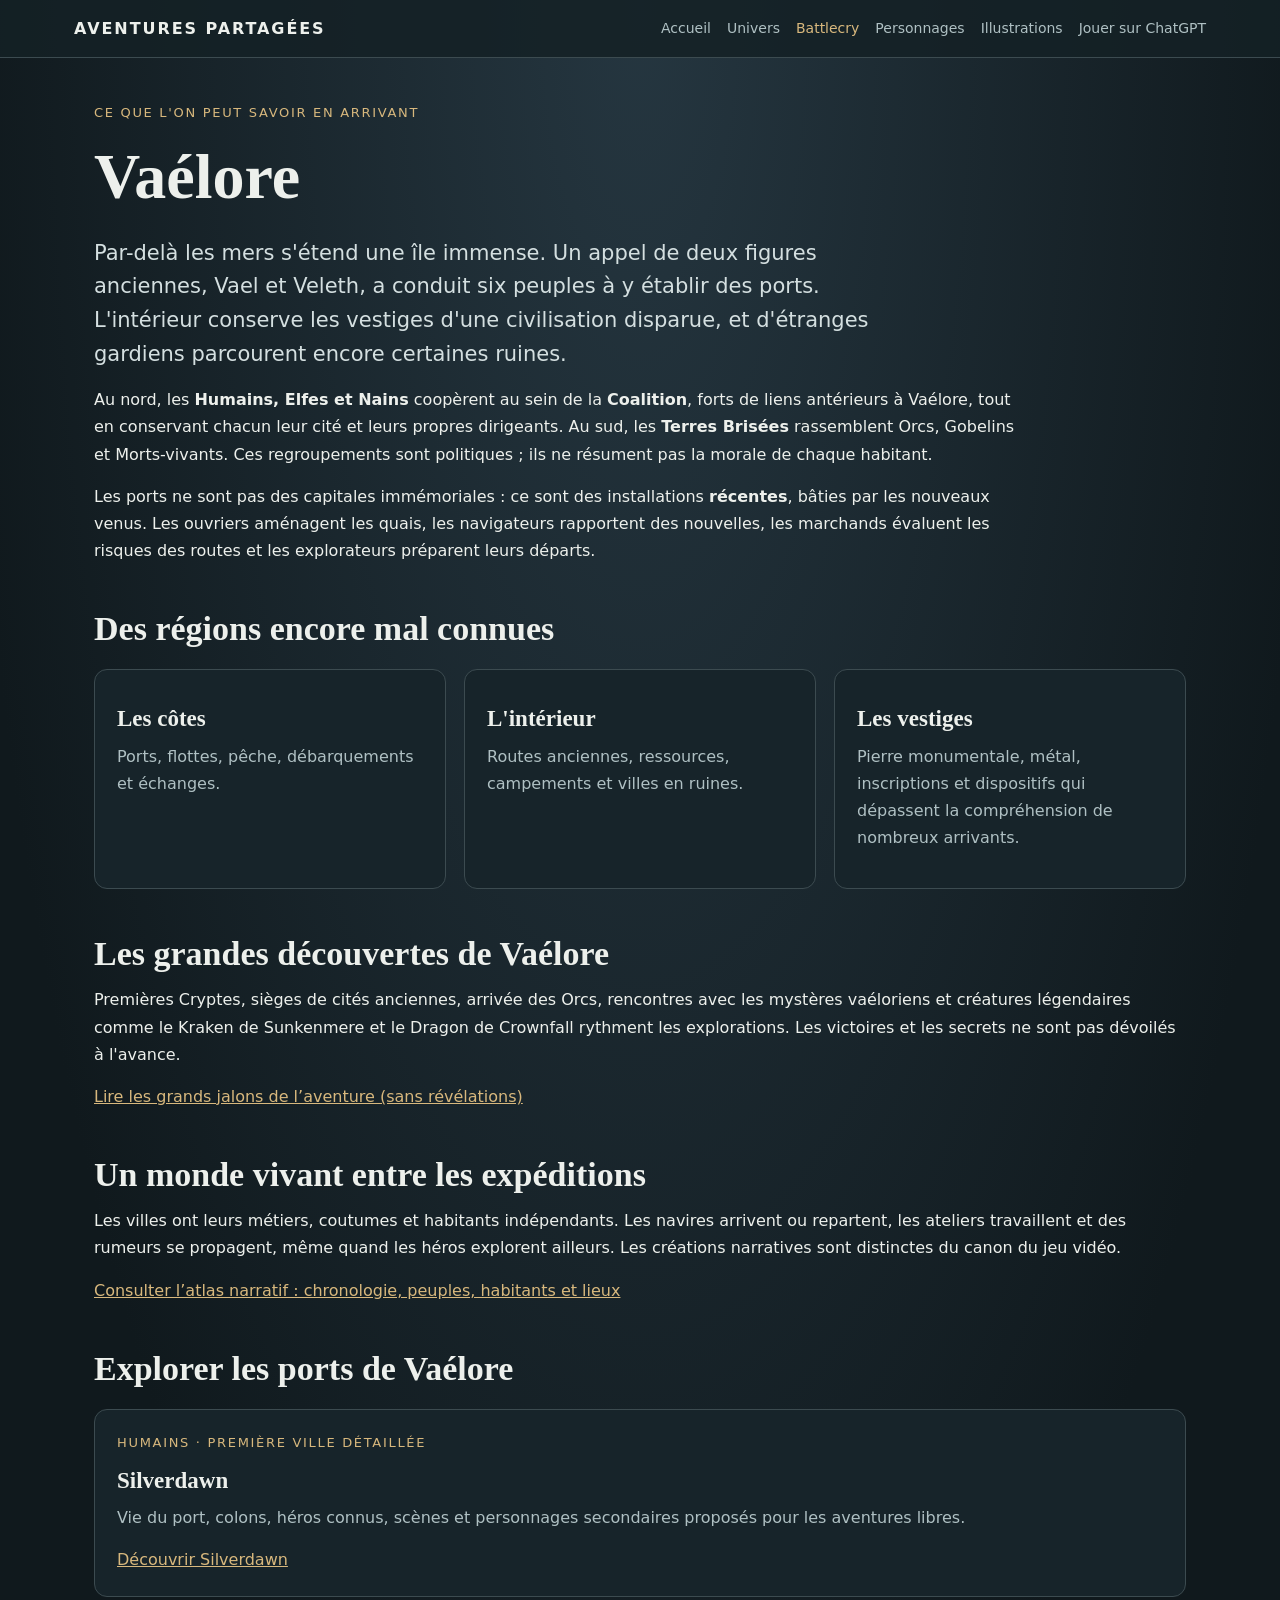
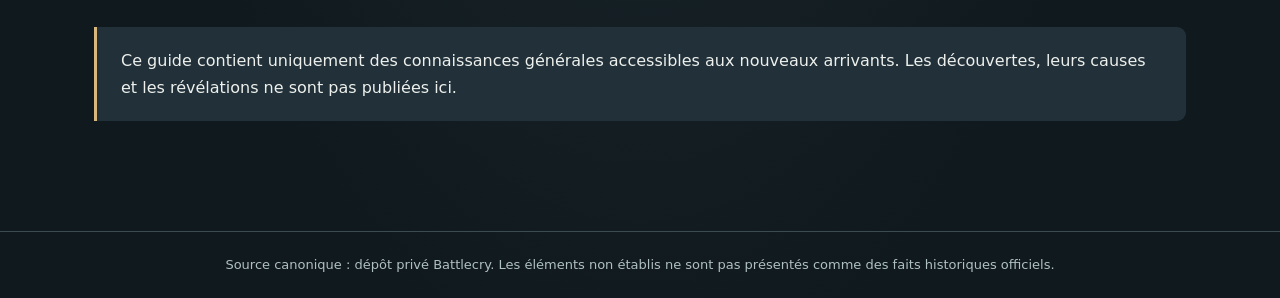
<file: lore.html>
<!doctype html><html lang="fr"><head><meta charset="utf-8"><meta name="viewport" content="width=device-width,initial-scale=1"><title>Vaélore — Lore public</title><link rel="stylesheet" href="assets/css/site.css"></head><body><header><nav><a class="brand" href="./">AVENTURES PARTAGÉES</a><div class="links"><a href="./">Accueil</a><a href="univers.html">Univers</a><a href="lore.html" aria-current="page">Battlecry</a><a href="heroes.html">Personnages</a><a href="gallery.html">Illustrations</a><a href="guide.html">Jouer sur ChatGPT</a></div></nav></header><main><div class="eyebrow">Ce que l'on peut savoir en arrivant</div><h1>Vaélore</h1><div class="intro"><p class="lead">Par-delà les mers s'étend une île immense. Un appel de deux figures anciennes, Vael et Veleth, a conduit six peuples à y établir des ports. L'intérieur conserve les vestiges d'une civilisation disparue, et d'étranges gardiens parcourent encore certaines ruines.</p><p>Au nord, les <strong>Humains, Elfes et Nains</strong> coopèrent au sein de la <strong>Coalition</strong>, forts de liens antérieurs à Vaélore, tout en conservant chacun leur cité et leurs propres dirigeants. Au sud, les <strong>Terres Brisées</strong> rassemblent Orcs, Gobelins et Morts-vivants. Ces regroupements sont politiques ; ils ne résument pas la morale de chaque habitant.</p><p>Les ports ne sont pas des capitales immémoriales : ce sont des installations <strong>récentes</strong>, bâties par les nouveaux venus. Les ouvriers aménagent les quais, les navigateurs rapportent des nouvelles, les marchands évaluent les risques des routes et les explorateurs préparent leurs départs.</p></div>
<h2>Des régions encore mal connues</h2><div class="grid"><article class="card"><h3>Les côtes</h3><p>Ports, flottes, pêche, débarquements et échanges.</p></article><article class="card"><h3>L'intérieur</h3><p>Routes anciennes, ressources, campements et villes en ruines.</p></article><article class="card"><h3>Les vestiges</h3><p>Pierre monumentale, métal, inscriptions et dispositifs qui dépassent la compréhension de nombreux arrivants.</p></article></div><h2>Les grandes découvertes de Vaélore</h2><p>Premières Cryptes, sièges de cités anciennes, arrivée des Orcs, rencontres avec les mystères vaéloriens et créatures légendaires comme le Kraken de Sunkenmere et le Dragon de Crownfall rythment les explorations. Les victoires et les secrets ne sont pas dévoilés à l'avance.</p><p><a href="https://github.com/nathanmon/aventures-partagees/blob/main/chatgpt/evenements/GRANDS_JALONS_VAELORE_PUBLIC.md">Lire les grands jalons de l’aventure (sans révélations)</a></p><h2>Un monde vivant entre les expéditions</h2><p>Les villes ont leurs métiers, coutumes et habitants indépendants. Les navires arrivent ou repartent, les ateliers travaillent et des rumeurs se propagent, même quand les héros explorent ailleurs. Les créations narratives sont distinctes du canon du jeu vidéo.</p><p><a href="https://github.com/nathanmon/aventures-partagees/blob/main/chatgpt/monde/README.md">Consulter l’atlas narratif : chronologie, peuples, habitants et lieux</a></p><h2>Explorer les ports de Vaélore</h2><div class="grid"><article class="card"><div class="tag">Humains · Première ville détaillée</div><h3>Silverdawn</h3><p>Vie du port, colons, héros connus, scènes et personnages secondaires proposés pour les aventures libres.</p><a href="silverdawn.html">Découvrir Silverdawn</a></article></div><div class="notice">Ce guide contient uniquement des connaissances générales accessibles aux nouveaux arrivants. Les découvertes, leurs causes et les révélations ne sont pas publiées ici.</div></main><footer>Source canonique : dépôt privé Battlecry. Les éléments non établis ne sont pas présentés comme des faits historiques officiels.</footer></body></html>
</file>
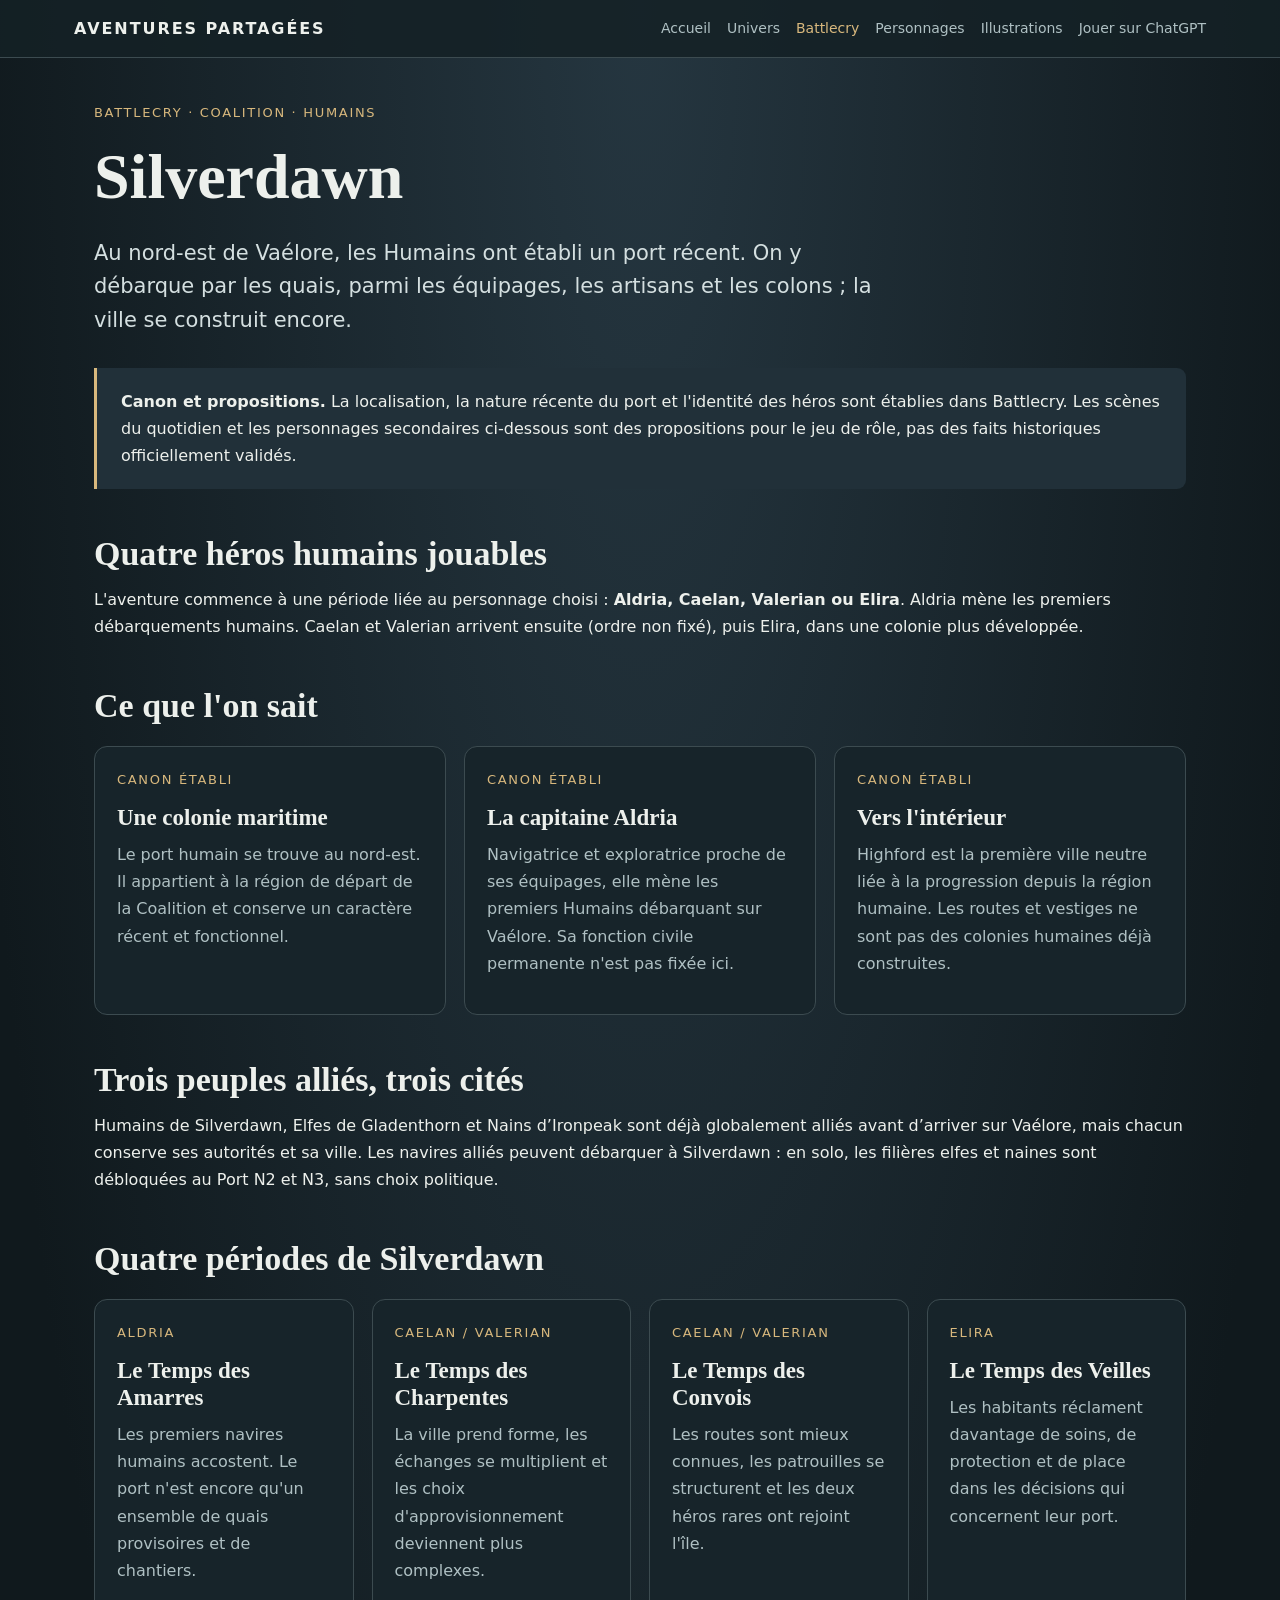
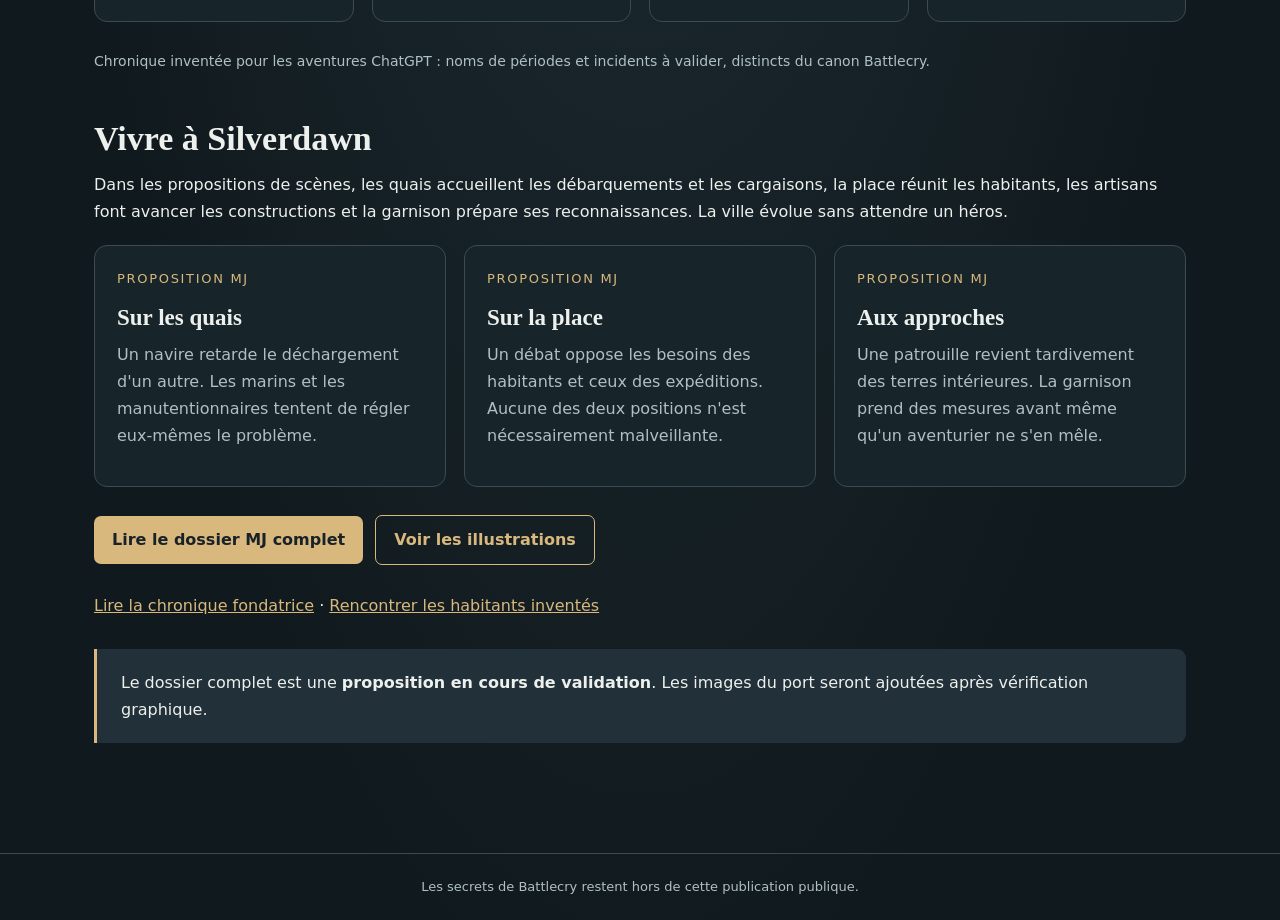
<file: silverdawn.html>
<!doctype html><html lang="fr"><head><meta charset="utf-8"><meta name="viewport" content="width=device-width,initial-scale=1"><title>Silverdawn — Aventures partagées</title><meta name="description" content="Silverdawn, la colonie portuaire humaine de Vaélore : faits établis et idées de jeu de rôle en cours de validation."><link rel="stylesheet" href="assets/css/site.css"></head><body><header><nav><a class="brand" href="./">AVENTURES PARTAGÉES</a><div class="links"><a href="./">Accueil</a><a href="univers.html">Univers</a><a href="lore.html" aria-current="page">Battlecry</a><a href="heroes.html">Personnages</a><a href="gallery.html">Illustrations</a><a href="guide.html">Jouer sur ChatGPT</a></div></nav></header><main><div class="eyebrow">Battlecry · Coalition · Humains</div><h1>Silverdawn</h1><p class="lead">Au nord-est de Vaélore, les Humains ont établi un port récent. On y débarque par les quais, parmi les équipages, les artisans et les colons ; la ville se construit encore.</p><div class="notice"><strong>Canon et propositions.</strong> La localisation, la nature récente du port et l'identité des héros sont établies dans Battlecry. Les scènes du quotidien et les personnages secondaires ci-dessous sont des propositions pour le jeu de rôle, pas des faits historiques officiellement validés.</div><h2>Quatre héros humains jouables</h2><p>L'aventure commence à une période liée au personnage choisi : <strong>Aldria, Caelan, Valerian ou Elira</strong>. Aldria mène les premiers débarquements humains. Caelan et Valerian arrivent ensuite (ordre non fixé), puis Elira, dans une colonie plus développée.</p><h2>Ce que l'on sait</h2><div class="grid"><article class="card"><div class="tag">Canon établi</div><h3>Une colonie maritime</h3><p>Le port humain se trouve au nord-est. Il appartient à la région de départ de la Coalition et conserve un caractère récent et fonctionnel.</p></article><article class="card"><div class="tag">Canon établi</div><h3>La capitaine Aldria</h3><p>Navigatrice et exploratrice proche de ses équipages, elle mène les premiers Humains débarquant sur Vaélore. Sa fonction civile permanente n'est pas fixée ici.</p></article><article class="card"><div class="tag">Canon établi</div><h3>Vers l'intérieur</h3><p>Highford est la première ville neutre liée à la progression depuis la région humaine. Les routes et vestiges ne sont pas des colonies humaines déjà construites.</p></article></div><h2>Trois peuples alliés, trois cités</h2><p>Humains de Silverdawn, Elfes de Gladenthorn et Nains d’Ironpeak sont déjà globalement alliés avant d’arriver sur Vaélore, mais chacun conserve ses autorités et sa ville. Les navires alliés peuvent débarquer à Silverdawn : en solo, les filières elfes et naines sont débloquées au Port N2 et N3, sans choix politique.</p><h2>Quatre périodes de Silverdawn</h2><div class="grid"><article class="card"><div class="tag">Aldria</div><h3>Le Temps des Amarres</h3><p>Les premiers navires humains accostent. Le port n'est encore qu'un ensemble de quais provisoires et de chantiers.</p></article><article class="card"><div class="tag">Caelan / Valerian</div><h3>Le Temps des Charpentes</h3><p>La ville prend forme, les échanges se multiplient et les choix d'approvisionnement deviennent plus complexes.</p></article><article class="card"><div class="tag">Caelan / Valerian</div><h3>Le Temps des Convois</h3><p>Les routes sont mieux connues, les patrouilles se structurent et les deux héros rares ont rejoint l'île.</p></article><article class="card"><div class="tag">Elira</div><h3>Le Temps des Veilles</h3><p>Les habitants réclament davantage de soins, de protection et de place dans les décisions qui concernent leur port.</p></article></div><p class="small">Chronique inventée pour les aventures ChatGPT : noms de périodes et incidents à valider, distincts du canon Battlecry.</p><h2>Vivre à Silverdawn</h2><p>Dans les propositions de scènes, les quais accueillent les débarquements et les cargaisons, la place réunit les habitants, les artisans font avancer les constructions et la garnison prépare ses reconnaissances. La ville évolue sans attendre un héros.</p><div class="grid"><article class="card"><div class="tag">Proposition MJ</div><h3>Sur les quais</h3><p>Un navire retarde le déchargement d'un autre. Les marins et les manutentionnaires tentent de régler eux-mêmes le problème.</p></article><article class="card"><div class="tag">Proposition MJ</div><h3>Sur la place</h3><p>Un débat oppose les besoins des habitants et ceux des expéditions. Aucune des deux positions n'est nécessairement malveillante.</p></article><article class="card"><div class="tag">Proposition MJ</div><h3>Aux approches</h3><p>Une patrouille revient tardivement des terres intérieures. La garnison prend des mesures avant même qu'un aventurier ne s'en mêle.</p></article></div><p><a class="button" href="https://github.com/nathanmon/aventures-partagees/blob/main/chatgpt/lieux/SILVERDAWN.md">Lire le dossier MJ complet</a><a class="button outline" href="gallery.html">Voir les illustrations</a></p><p><a href="https://github.com/nathanmon/aventures-partagees/blob/main/chatgpt/lieux/SILVERDAWN_CHRONIQUE.md">Lire la chronique fondatrice</a> · <a href="https://github.com/nathanmon/aventures-partagees/blob/main/chatgpt/lieux/SILVERDAWN_HABITANTS.md">Rencontrer les habitants inventés</a></p><div class="notice">Le dossier complet est une <strong>proposition en cours de validation</strong>. Les images du port seront ajoutées après vérification graphique.</div></main><footer>Les secrets de Battlecry restent hors de cette publication publique.</footer></body></html>
</file>
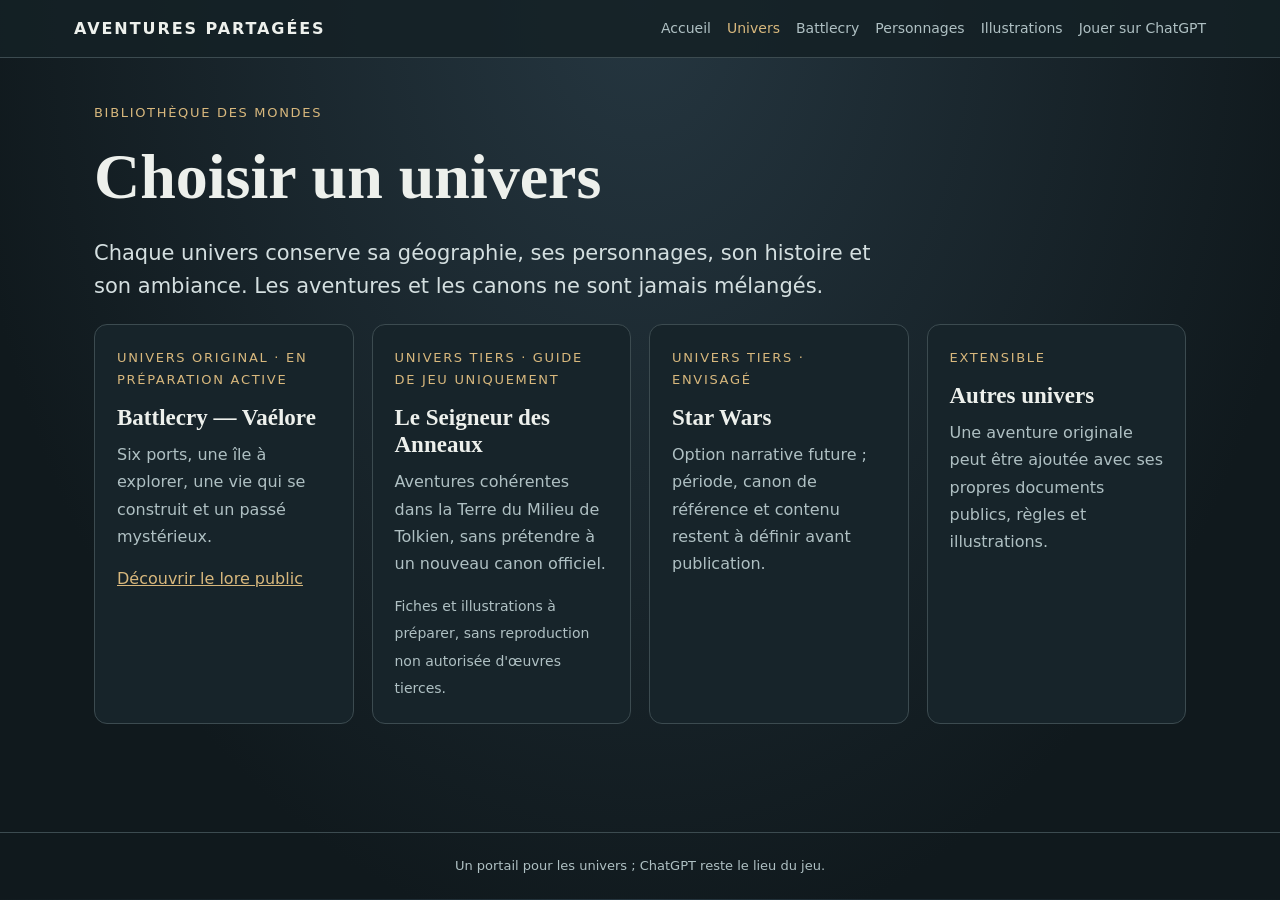
<file: univers.html>
<!doctype html><html lang="fr"><head><meta charset="utf-8"><meta name="viewport" content="width=device-width,initial-scale=1"><title>Univers — Aventures partagées</title><link rel="stylesheet" href="assets/css/site.css"></head><body><header><nav><a class="brand" href="./">AVENTURES PARTAGÉES</a><div class="links"><a href="./">Accueil</a><a href="univers.html" aria-current="page">Univers</a><a href="lore.html">Battlecry</a><a href="heroes.html">Personnages</a><a href="gallery.html">Illustrations</a><a href="guide.html">Jouer sur ChatGPT</a></div></nav></header><main><div class="eyebrow">Bibliothèque des mondes</div><h1>Choisir un univers</h1><p class="lead">Chaque univers conserve sa géographie, ses personnages, son histoire et son ambiance. Les aventures et les canons ne sont jamais mélangés.</p><div class="grid"><article class="card"><div class="tag">Univers original · en préparation active</div><h3>Battlecry — Vaélore</h3><p>Six ports, une île à explorer, une vie qui se construit et un passé mystérieux.</p><a href="lore.html">Découvrir le lore public</a></article><article class="card"><div class="tag">Univers tiers · guide de jeu uniquement</div><h3>Le Seigneur des Anneaux</h3><p>Aventures cohérentes dans la Terre du Milieu de Tolkien, sans prétendre à un nouveau canon officiel.</p><span class="small">Fiches et illustrations à préparer, sans reproduction non autorisée d'œuvres tierces.</span></article><article class="card"><div class="tag">Univers tiers · envisagé</div><h3>Star Wars</h3><p>Option narrative future ; période, canon de référence et contenu restent à définir avant publication.</p></article><article class="card"><div class="tag">Extensible</div><h3>Autres univers</h3><p>Une aventure originale peut être ajoutée avec ses propres documents publics, règles et illustrations.</p></article></div></main><footer>Un portail pour les univers ; ChatGPT reste le lieu du jeu.</footer></body></html>
</file>
<file: assets/css/site.css>
:root{color-scheme:dark;--bg:#10191d;--paper:#17242a;--paper2:#213039;--text:#edf0ec;--muted:#afc0c3;--accent:#d8b87d;--line:#3c4b50}*{box-sizing:border-box}body{margin:0;background:radial-gradient(ellipse at top,#253640,var(--bg) 680px);color:var(--text);font:16px/1.7 system-ui,-apple-system,Segoe UI,sans-serif}a{color:var(--accent)}header{border-bottom:1px solid var(--line);background:#142126dd}nav{max-width:1180px;margin:auto;padding:15px 24px;display:flex;align-items:center;justify-content:space-between;gap:18px;flex-wrap:wrap}.brand{font-weight:800;letter-spacing:.12em;text-decoration:none;color:var(--text)}.links{display:flex;gap:16px;flex-wrap:wrap;font-size:14px}.links a{text-decoration:none;color:var(--muted)}.links a[aria-current],.links a:hover{color:var(--accent)}main{max-width:1140px;margin:0 auto;padding:44px 24px 80px}h1,h2,h3{font-family:Georgia,serif;font-weight:600;line-height:1.18}h1{font-size:clamp(35px,5vw,65px);margin:15px 0 22px}h2{font-size:clamp(26px,3vw,34px);margin:45px 0 12px}h3{font-size:23px;margin:13px 0 10px}p{margin:8px 0 15px}.eyebrow,.tag,.pill{font-size:13px;text-transform:uppercase;letter-spacing:.13em;color:var(--accent)}.lead{color:#d4dfe0;font-size:clamp(18px,2vw,21px);max-width:810px;line-height:1.6}.muted,.small{color:var(--muted)}.small{font-size:14px}.hero{padding:45px 0 25px}.button{display:inline-block;background:var(--accent);color:#192228;text-decoration:none;font-weight:700;border-radius:7px;padding:10px 18px;margin-right:12px;margin-bottom:12px}.button.outline{color:var(--accent);border:1px solid var(--accent);background:transparent}.grid{display:grid;grid-template-columns:repeat(auto-fit,minmax(250px,1fr));gap:18px;margin:20px 0 28px}.card{border:1px solid var(--line);background:var(--paper);border-radius:13px;padding:22px;min-width:0}.card p{color:var(--muted)}.notice{background:var(--paper2);border-left:3px solid var(--accent);padding:20px 24px;border-radius:0 9px 9px 0;margin:30px 0}.intro{max-width:930px}.toolbar{display:flex;flex-wrap:wrap;gap:12px;margin:18px 0}.toolbar input,.toolbar select{color:var(--text);background:var(--paper);border:1px solid var(--line);border-radius:7px;padding:12px;min-height:43px;flex:1;min-width:150px}.thumb{aspect-ratio:16/9;border-radius:8px;background:linear-gradient(145deg,#233a43,#34424c);display:flex;align-items:center;justify-content:center;text-align:center;color:var(--muted);margin-bottom:18px;overflow:hidden}.thumb img{width:100%;height:100%;object-fit:cover}.flow{display:grid;grid-template-columns:repeat(auto-fit,minmax(270px,1fr));gap:16px;margin-top:28px}.empty{color:var(--muted);padding:24px}footer{text-align:center;color:var(--muted);border-top:1px solid var(--line);padding:22px;font-size:13px}@media(max-width:600px){main{padding:30px 18px 55px}nav{padding:14px 18px}.links{gap:10px;font-size:12px}.card{padding:17px}}
</file>
